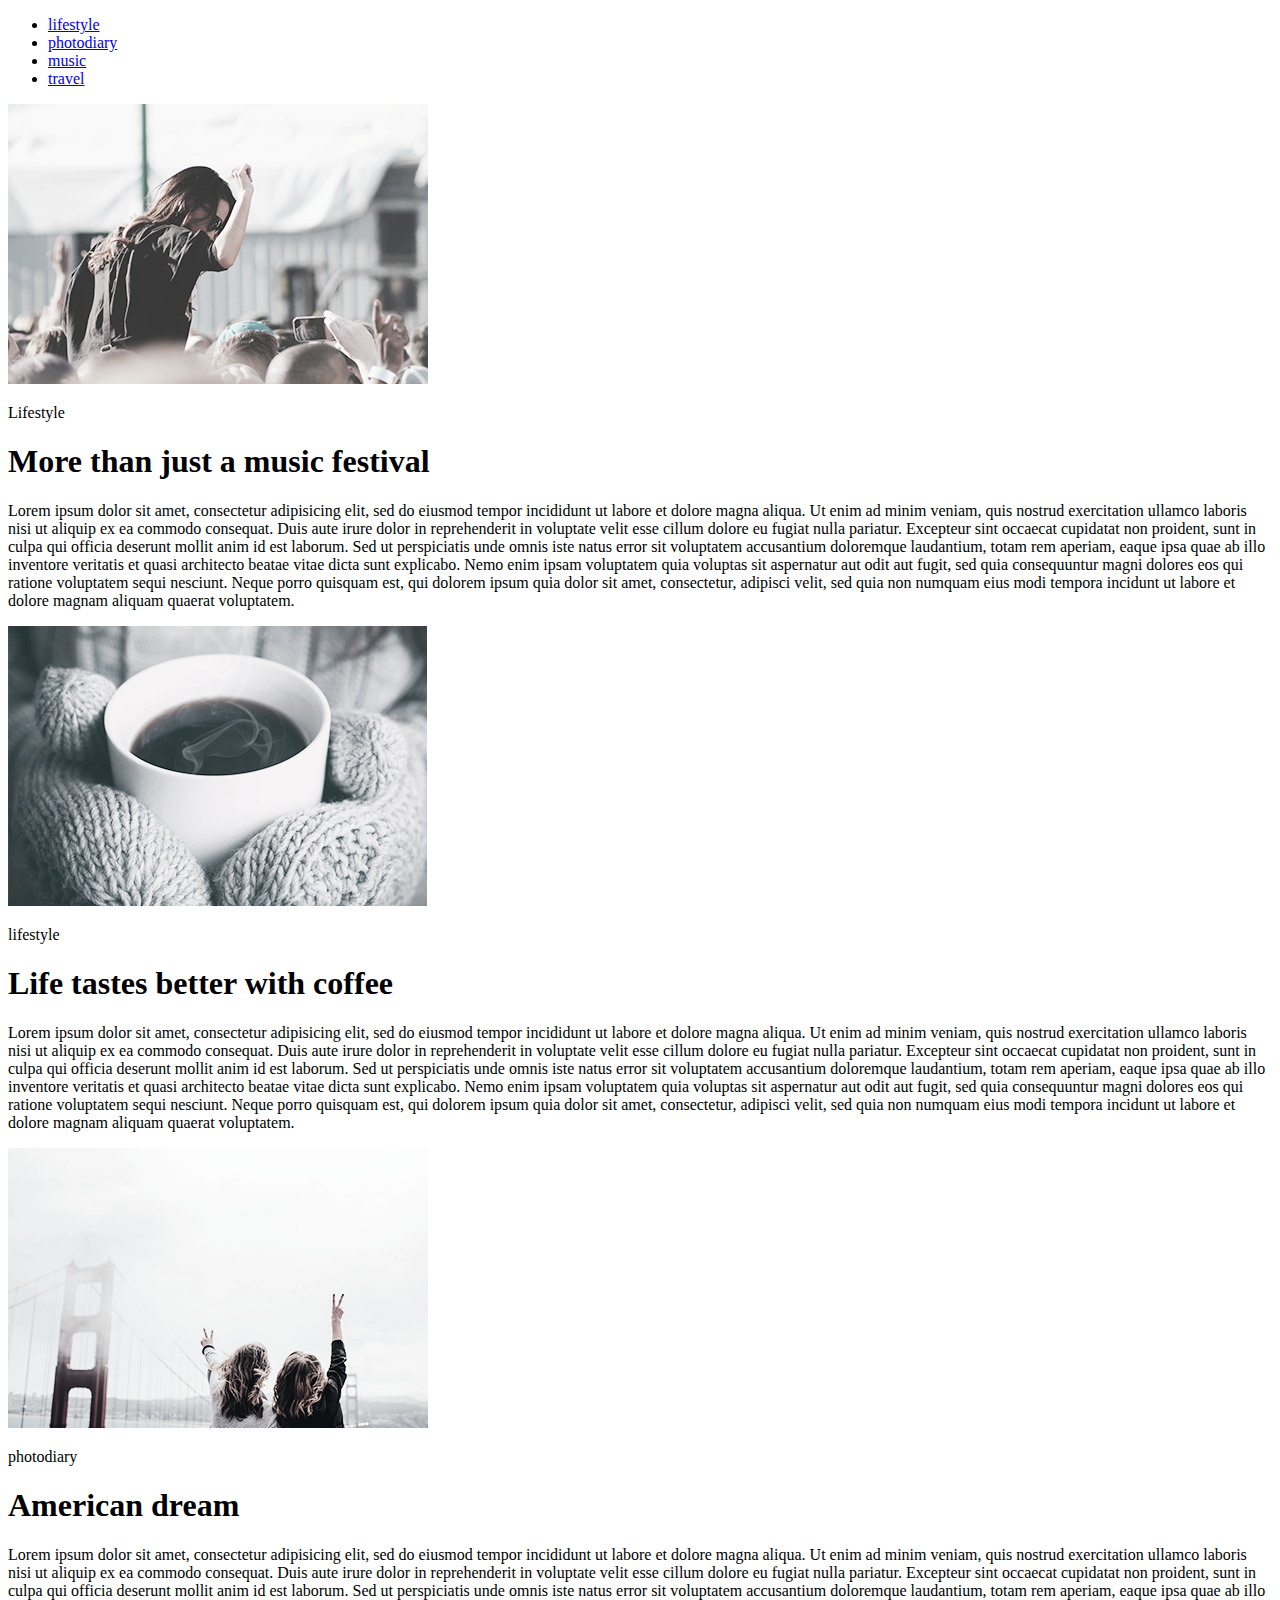
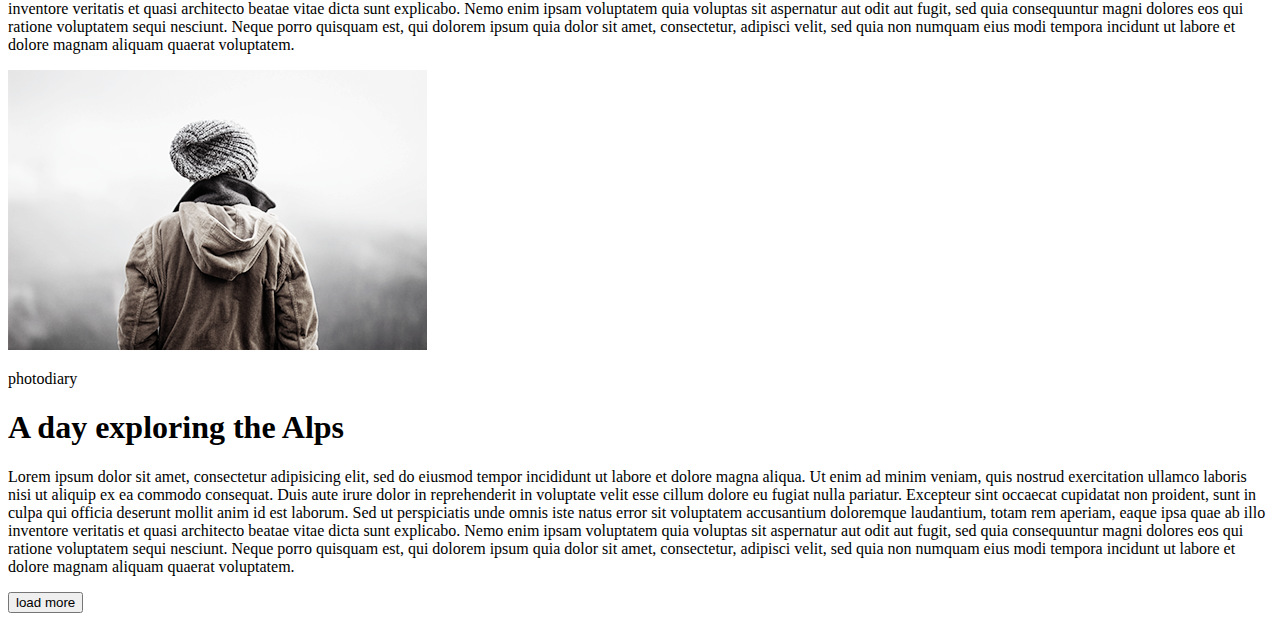
<file: homework-01-02/index.html>
<!DOCTYPE html>
<html lang="en">
  <head>
    <meta charset="UTF-8" />
    <meta name="viewport" content="width=device-width, initial-scale=1.0" />
    <meta http-equiv="X-UA-Compatible" content="ie=edge" />
    <title>homework-01</title>
  </head>
  <body>

    <header>
      <nav>
        <ul>
          <li><a href="#lifestyle1">lifestyle</a></li>
          <li><a href="#lifestyle2">photodiary</a></li>
          <li><a href="#photodiary1">music</a></li>
          <li><a href="#photodiary2">travel</a></li>
        </ul>
      </nav>
    </header>

    <main>
      <section>
        <article class="upper-left-article">
          <img
            src="./img/lifestyle1.png"
            alt="More than just a music festival"
            title="More than just a music festival"
            width="420"
            height="280"
          >
          <p><a name="lifestyle1"></a>Lifestyle</p>
          <h1>More than just a music festival</h1>
          <p>
            Lorem ipsum dolor sit amet, consectetur adipisicing elit, sed do
            eiusmod tempor incididunt ut labore et dolore magna aliqua. Ut enim
            ad minim veniam, quis nostrud exercitation ullamco laboris nisi ut
            aliquip ex ea commodo consequat. Duis aute irure dolor in
            reprehenderit in voluptate velit esse cillum dolore eu fugiat nulla
            pariatur. Excepteur sint occaecat cupidatat non proident, sunt in
            culpa qui officia deserunt mollit anim id est laborum. Sed ut
            perspiciatis unde omnis iste natus error sit voluptatem accusantium
            doloremque laudantium, totam rem aperiam, eaque ipsa quae ab illo
            inventore veritatis et quasi architecto beatae vitae dicta sunt
            explicabo. Nemo enim ipsam voluptatem quia voluptas sit aspernatur
            aut odit aut fugit, sed quia consequuntur magni dolores eos qui
            ratione voluptatem sequi nesciunt. Neque porro quisquam est, qui
            dolorem ipsum quia dolor sit amet, consectetur, adipisci velit, sed
            quia non numquam eius modi tempora incidunt ut labore et dolore
            magnam aliquam quaerat voluptatem.
          </p>
        </article>
        <article class="upper-right-article">
          <img
            src="./img/lifestyle2.png"
            alt="Life tastes better with coffee"
            title="Life tastes better with coffee"
            width="419"
            height="280"
          >
          <p><a name="lifestyle2"></a>lifestyle</p>
          <h1>Life tastes better with coffee</h1>
          <p>
            Lorem ipsum dolor sit amet, consectetur adipisicing elit, sed do
            eiusmod tempor incididunt ut labore et dolore magna aliqua. Ut enim
            ad minim veniam, quis nostrud exercitation ullamco laboris nisi ut
            aliquip ex ea commodo consequat. Duis aute irure dolor in
            reprehenderit in voluptate velit esse cillum dolore eu fugiat nulla
            pariatur. Excepteur sint occaecat cupidatat non proident, sunt in
            culpa qui officia deserunt mollit anim id est laborum. Sed ut
            perspiciatis unde omnis iste natus error sit voluptatem accusantium
            doloremque laudantium, totam rem aperiam, eaque ipsa quae ab illo
            inventore veritatis et quasi architecto beatae vitae dicta sunt
            explicabo. Nemo enim ipsam voluptatem quia voluptas sit aspernatur
            aut odit aut fugit, sed quia consequuntur magni dolores eos qui
            ratione voluptatem sequi nesciunt. Neque porro quisquam est, qui
            dolorem ipsum quia dolor sit amet, consectetur, adipisci velit, sed
            quia non numquam eius modi tempora incidunt ut labore et dolore
            magnam aliquam quaerat voluptatem.
          </p>
        </article>
        <article class="bottom-left-article">
          <img
            src="./img/photodiary1.png"
            alt="American dream"
            title="American dream"
            width="420"
            height="280"
          >
          <p><a name="photodiary1"></a>photodiary</p>
          <h1>American dream</h1>
          <p>
            Lorem ipsum dolor sit amet, consectetur adipisicing elit, sed do
            eiusmod tempor incididunt ut labore et dolore magna aliqua. Ut enim
            ad minim veniam, quis nostrud exercitation ullamco laboris nisi ut
            aliquip ex ea commodo consequat. Duis aute irure dolor in
            reprehenderit in voluptate velit esse cillum dolore eu fugiat nulla
            pariatur. Excepteur sint occaecat cupidatat non proident, sunt in
            culpa qui officia deserunt mollit anim id est laborum. Sed ut
            perspiciatis unde omnis iste natus error sit voluptatem accusantium
            doloremque laudantium, totam rem aperiam, eaque ipsa quae ab illo
            inventore veritatis et quasi architecto beatae vitae dicta sunt
            explicabo. Nemo enim ipsam voluptatem quia voluptas sit aspernatur
            aut odit aut fugit, sed quia consequuntur magni dolores eos qui
            ratione voluptatem sequi nesciunt. Neque porro quisquam est, qui
            dolorem ipsum quia dolor sit amet, consectetur, adipisci velit, sed
            quia non numquam eius modi tempora incidunt ut labore et dolore
            magnam aliquam quaerat voluptatem.
          </p>
        </article>
        <article class="bottom-right-article">
          <img
            src="./img/photodiary2.png"
            alt="A day exploring the Alps"
            title="A day exploring the Alps"
            width="419"
            height="280"
          >
          <p><a name="photodiary2"></a>photodiary</p>
          <h1>A day exploring the Alps</h1>
          <p>
            Lorem ipsum dolor sit amet, consectetur adipisicing elit, sed do
            eiusmod tempor incididunt ut labore et dolore magna aliqua. Ut enim
            ad minim veniam, quis nostrud exercitation ullamco laboris nisi ut
            aliquip ex ea commodo consequat. Duis aute irure dolor in
            reprehenderit in voluptate velit esse cillum dolore eu fugiat nulla
            pariatur. Excepteur sint occaecat cupidatat non proident, sunt in
            culpa qui officia deserunt mollit anim id est laborum. Sed ut
            perspiciatis unde omnis iste natus error sit voluptatem accusantium
            doloremque laudantium, totam rem aperiam, eaque ipsa quae ab illo
            inventore veritatis et quasi architecto beatae vitae dicta sunt
            explicabo. Nemo enim ipsam voluptatem quia voluptas sit aspernatur
            aut odit aut fugit, sed quia consequuntur magni dolores eos qui
            ratione voluptatem sequi nesciunt. Neque porro quisquam est, qui
            dolorem ipsum quia dolor sit amet, consectetur, adipisci velit, sed
            quia non numquam eius modi tempora incidunt ut labore et dolore
            magnam aliquam quaerat voluptatem.
          </p>
        </article>
      </section>
      <button title="load more">load more</button>
    </main>
    <footer></footer>
  </body>
</html>
</file>
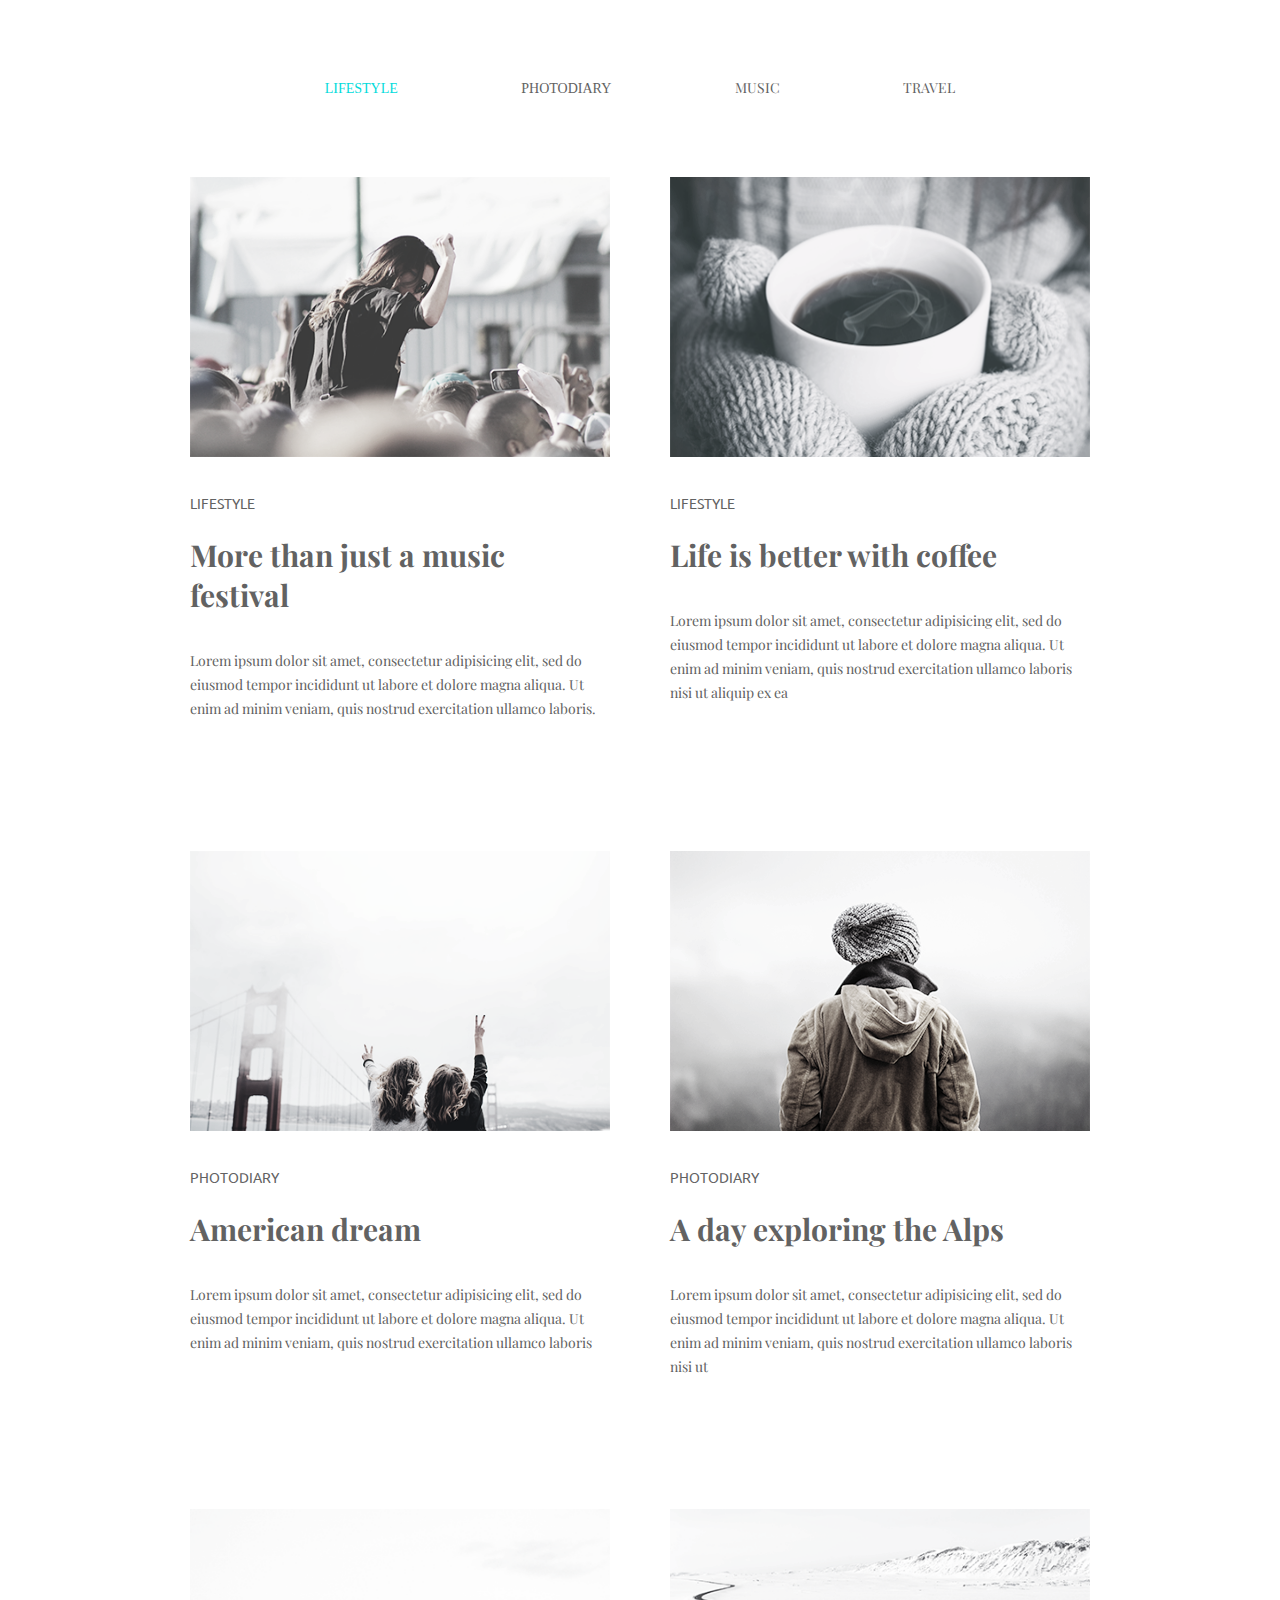
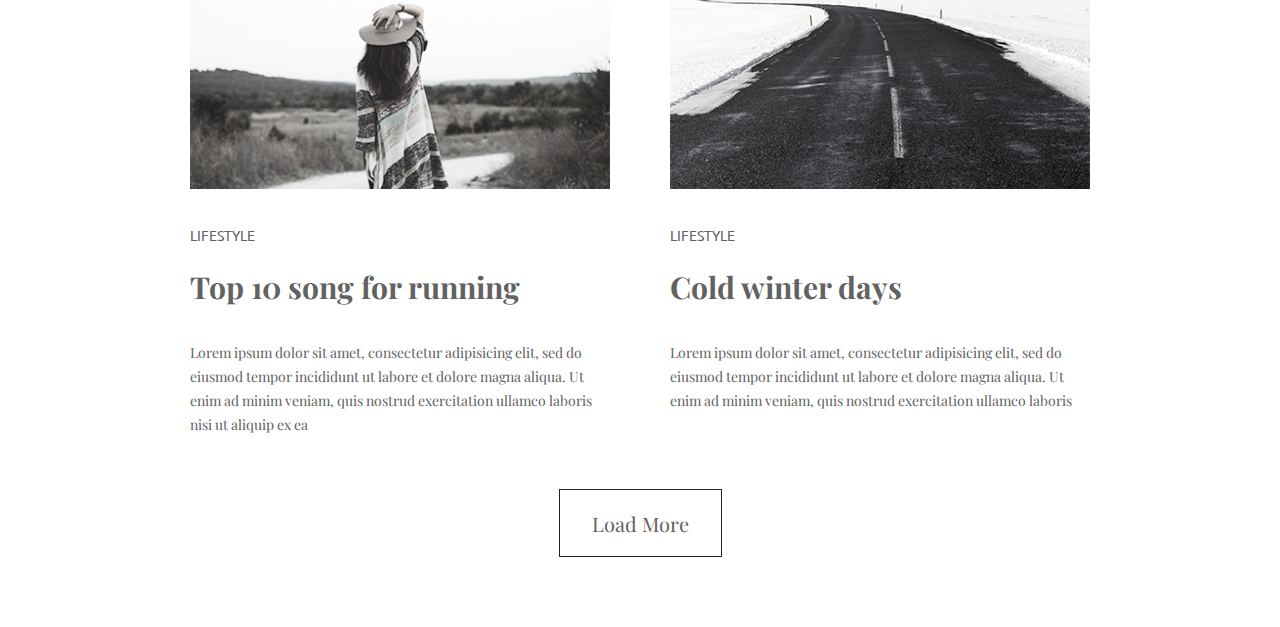
<file: homework-03/index.html>
<!DOCTYPE html>
<html lang="en">

<head>
    <meta charset="UTF-8">
    <title>homework-03</title>
    <meta name="viewport" content="width=device-width, initial-scale=1.0">
    <meta http-equiv="X-UA-Compatible" content="ie=edge">
    <link href="https://fonts.googleapis.com/css?family=Playfair+Display" rel="stylesheet">
    <link href="https://fonts.googleapis.com/css?family=Ubuntu:300" rel="stylesheet">
    <link rel="stylesheet" href="./css/style.css">
</head>

<body>

    <header class="name-header">
        <nav class="name-nav container">
            <ul class="name-navigation-list container">
                <li ><a class="name-lifestyle" href="lifestyle">lifestyle</a></li>
                <li ><a class="name-photodiary" href="photodiary">photodiary</a></li>
                <li ><a class="name-music" href="music">music</a></li>
                <li ><a class="name-travel" href="travel">travel</a></li>
            </ul>
        </nav>
    </header>

    <main class="container">

        <section class="name-information container">
            <article class="name-article">
                <img class="picture" src="./img/1row-left.png" alt="lifestyle" width="474" height="316">
                <p class="pre-name">Lifestyle</p>
                <h1>More than just a music festival</h1>
                <p>Lorem ipsum dolor sit amet, consectetur adipisicing elit, sed do eiusmod tempor incididunt ut labore
                    et dolore magna aliqua. Ut enim ad minim veniam, quis nostrud exercitation ullamco laboris.</p>
            </article>
            <article class="name-article">
                <img class="picture" src="./img/1row-right.png" alt="lifestyle" width="422" height="321">
                <p class="pre-name">Lifestyle</p>
                <h1>Life is better with coffee</h1>
                <p>Lorem ipsum dolor sit amet, consectetur adipisicing elit, sed do eiusmod tempor incididunt ut labore
                    et dolore magna aliqua. Ut enim ad minim veniam, quis nostrud exercitation ullamco laboris nisi ut
                    aliquip ex ea</p>
            </article>
            <article class="name-article">
                <img class="picture" src="./img/2row-left.png" alt="photodiary" width="488" height="326">
                <p class="pre-name">photodiary</p>
                <h1>American dream</h1>
                <p>Lorem ipsum dolor sit amet, consectetur adipisicing elit, sed do eiusmod tempor incididunt ut labore
                    et dolore magna aliqua. Ut enim ad minim veniam, quis nostrud exercitation ullamco laboris</p>
            </article>
            <article class="name-article">
                <img class="picture" src="./img/2row-right.png" alt="Photodiary" width="420" height="298">
                <p class="pre-name">photodiary</p>
                <h1>A day exploring the Alps</h1>
                <p>Lorem ipsum dolor sit amet, consectetur adipisicing elit, sed do eiusmod tempor incididunt ut labore
                    et dolore magna aliqua. Ut enim ad minim veniam, quis nostrud exercitation ullamco laboris nisi ut</p>
            </article>
            <article class="name-article">
                <img class="picture" src="./img/3row-left.png" alt="lifestyle" width="431" height="647">
                <p class="pre-name">lifestyle</p>
                <h1>Top 10 song for running</h1>
                <p>Lorem ipsum dolor sit amet, consectetur adipisicing elit, sed do eiusmod tempor incididunt ut labore
                    et dolore magna aliqua. Ut enim ad minim veniam, quis nostrud exercitation ullamco laboris nisi ut
                    aliquip ex ea</p>
            </article>
            <article class="name-article">
                <img class="picture" src="./img/3row-right.png" alt="lifestyle">
                <p class="pre-name">lifestyle</p>
                <h1>Cold winter days</h1>
                <p>Lorem ipsum dolor sit amet, consectetur adipisicing elit, sed do eiusmod tempor incididunt ut labore
                    et dolore magna aliqua. Ut enim ad minim veniam, quis nostrud exercitation ullamco laboris</p>
            </article>
        </section>
        <div class="name-button-box">
            <button class="loadmore-button">Load More</button>
        </div>
    </main>
<!--Footer-->
<footer class="">
</footer>
</body>
</html>
</file>
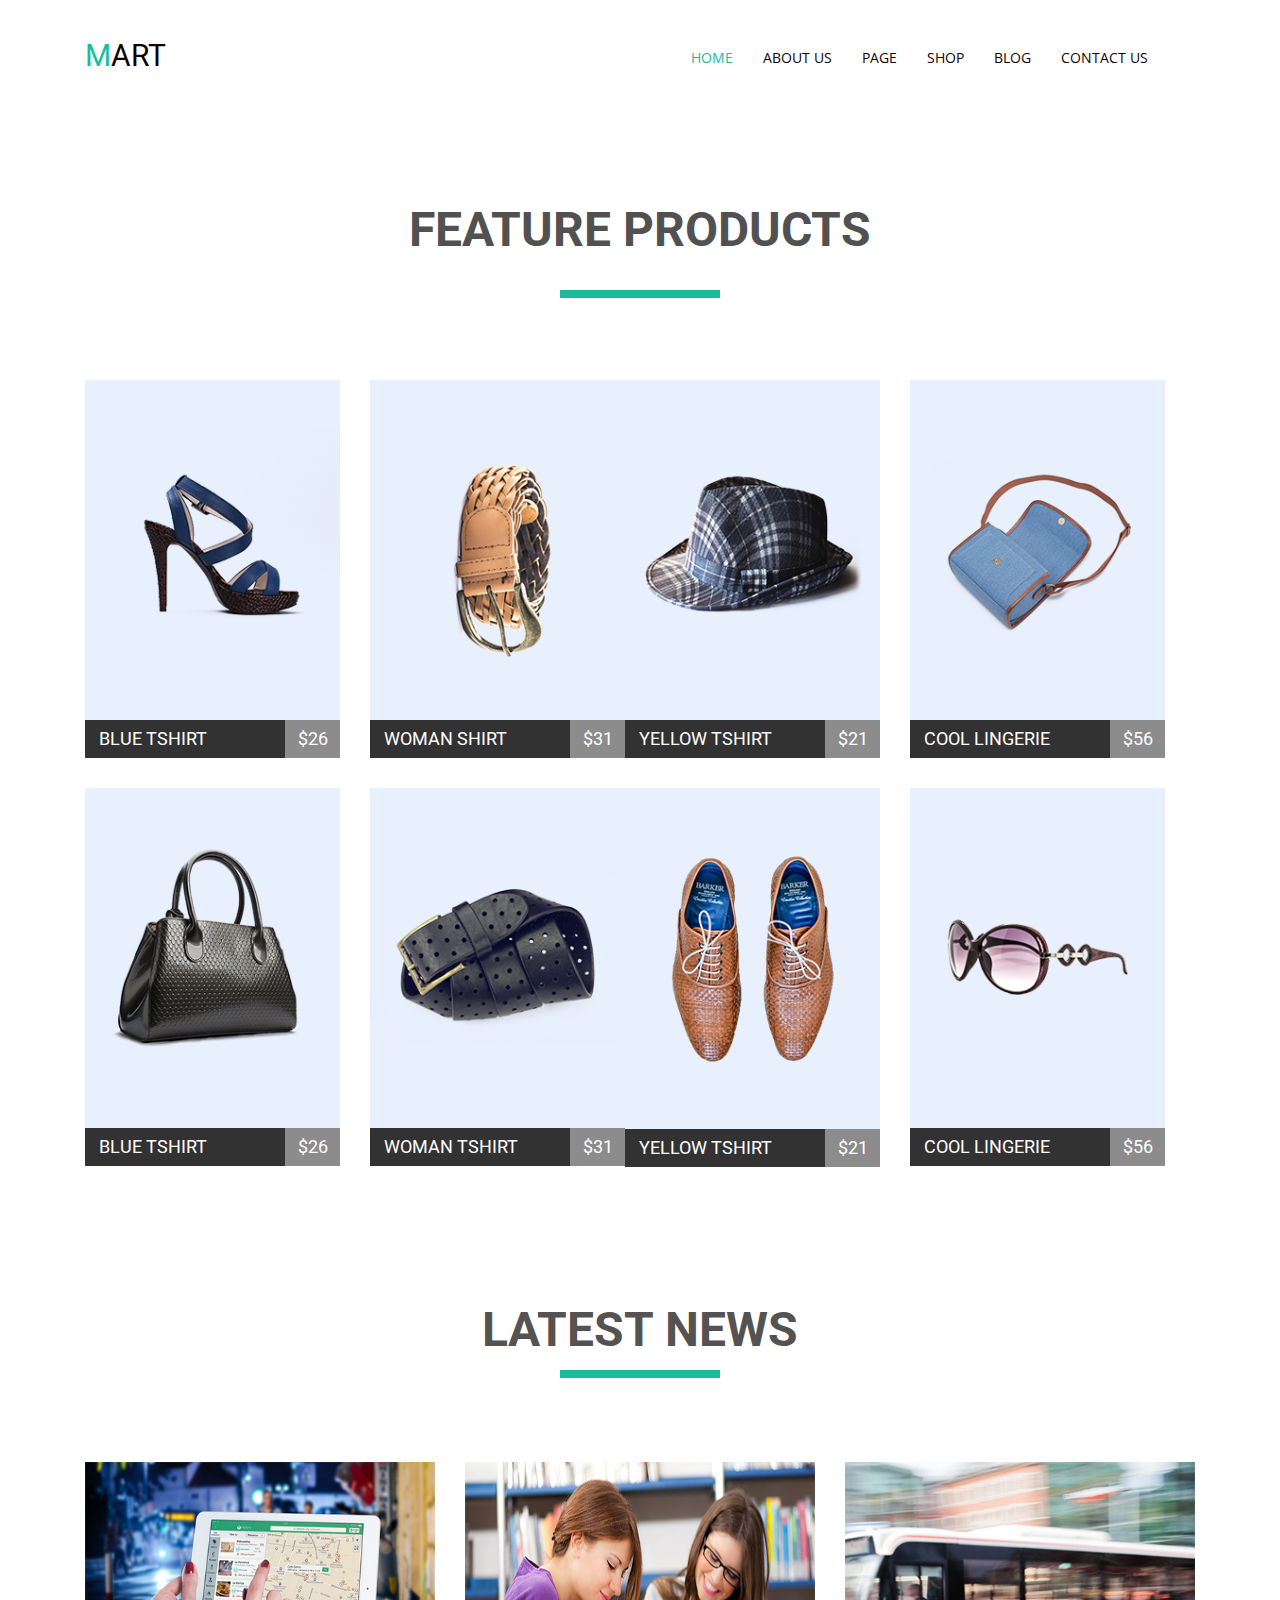
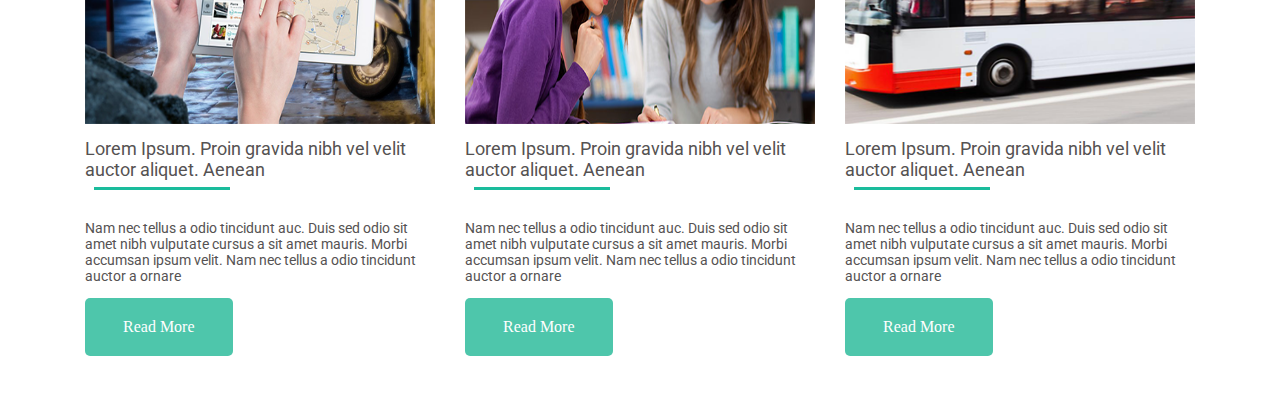
<file: homework-04/index.html>
<!DOCTYPE html>
<html lang="en">
<head>
    <meta charset="UTF-8">
    <meta name="viewport" content="width=device-width, initial-scale=1.0">
    <meta http-equiv="X-UA-Compatible" content="ie=edge">
    <title>Homework-04</title>
    <link href="https://fonts.googleapis.com/css?family=Open+Sans: 700" rel="stylesheet">
    <link href="https://fonts.googleapis.com/css?family=Roboto" rel="stylesheet">
    <link rel="stylesheet" href="./css/framework.css">
    <link rel="stylesheet" href="./css/style.css">
</head>
<body>
    <header class="page-header container">
        <nav class="page-nav clearfix">
            <a class="logo title" href="">Mart</a>
            <ul class="site-navigation clearfix">
                <li class="navigation-item">
                    <a class="navigation-link navigation-link-current" href="#">Home</a>
                </li>
                <li class="navigation-item">
                    <a class="navigation-link" href="#">About us</a>
                </li>
                <li class="navigation-item">
                    <a class="navigation-link" href="#">Page</a>
                </li>
                <li class="navigation-item">
                    <a class="navigation-link" href="#">Shop</a>
                </li>
                <li class="navigation-item">
                    <a class="navigation-link" href="#">Blog</a>
                </li>
                <li class="navigation-item">
                    <a class="navigation-link" href="#">Contact us</a>
                </li>
            </ul>
        </nav>
    </header>


    <main class="page-main container">
        <section class="section-features clearfix">
            <h1 class="features-title">Feature Products</h1>
            <div class="title-line"></div>
            <article class="product-case">
                    <img class="product-image" src="./img/products/product1.png" alt="product-1">
                    <p class="product-item-name">Blue Tshirt</p>
                    <p class="product-item-price clearfix">$26</p>
            </article>
            <article class="product-case">
                        <img class="product-image" src="./img/products/product2.png" alt="product-2">
                        <p class="product-item-name">Woman Shirt</p>
                        <p class="product-item-price">$31</p>
            </article>
            <article class="product-case clearfix">
                        <img class="product-image" src="./img/products/product3.png" alt="product-3">
                        <p class="product-item-name">Yellow Tshirt</p>
                        <p class="product-item-price">$21</p>
            </article>
            <article class="product-case">
                        <img class="product-image" src="./img/products/product4.png" alt="product-4">
                        <p class="product-item-name">Cool Lingerie</p>
                        <p class="product-item-price">$56</p>
            </article>
            <article class="product-case">
                        <img class="product-image" src="./img/products/product5.png" alt="product-5">
                        <p class="product-item-name">Blue Tshirt</p>
                        <p class="product-item-price">$26</p>
            </article>
            <article class="product-case">
                        <img class="product-image" src="./img/products/product6.png" alt="product-6"> 
                        <p class="product-item-name">Woman Tshirt</p>
                        <p class="product-item-price">$31</p>
            </article>
            <article class="product-case">
                        <img class="product-image" src="./img/products/product7.png" alt="product-7">
                        <p class="product-item-name">Yellow Tshirt</p>
                        <p class="product-item-price">$21</p>
            </article>
            <article class="product-case">
                        <img class="product-image" src="./img/products/product8.png" alt="product-8">
                        <p class="product-item-name">Cool lingerie</p>
                        <p class="product-item-price">$56</p>
            </article>
        </section>


        <section class="section-latesnews clearfix">
            <h2 class="latesnews-title">Latest News</h2>
            <article class="article clearfix">
                <img src="./img/blog/ipad.png" alt="" class="img image-1" width="350" height="262">
                <p class="article-name">Lorem Ipsum. Proin gravida nibh vel velit auctor aliquet. Aenean </p>
                <p class="article-content">Nam nec tellus a odio tincidunt auc. Duis sed odio sit amet nibh vulputate cursus a sit amet mauris. Morbi accumsan ipsum velit. Nam nec tellus a odio tincidunt auctor a ornare </p>

                <div class="button-box">
                        <button class="button-item">Read More</button>
                </div>
            </article>

            <article class="article clearfix">
                <img src="./img/blog/people.png" alt="" class="img image-2" width="350" height="262">
                <p class="article-name">Lorem Ipsum. Proin gravida nibh vel velit auctor aliquet. Aenean </p>
                <p class="article-content">Nam nec tellus a odio tincidunt auc. Duis sed odio sit amet nibh vulputate cursus a sit amet mauris. Morbi accumsan ipsum velit. Nam nec tellus a odio tincidunt auctor a ornare </p>

                <div class="button-box">
                        <button class="button-item">Read More</button>
                </div>
                </article>

                <article class="article clearfix">
                    <img src="./img/blog/bus.png" alt="" class="img image-3" width="350" height="262">
                    <p class="article-name">Lorem Ipsum. Proin gravida nibh vel velit auctor aliquet. Aenean </p>
                    <p class="article-content">Nam nec tellus a odio tincidunt auc. Duis sed odio sit amet nibh vulputate cursus a sit amet mauris. Morbi accumsan ipsum velit. Nam nec tellus a odio tincidunt auctor a ornare </p>

                    <div class="button-box">
                        <button class="button-item">Read More</button>
                    </div>
                </article>
        </section>
    </main>
    <footer class="footer">
    </footer>
</body>
</html>
</file>
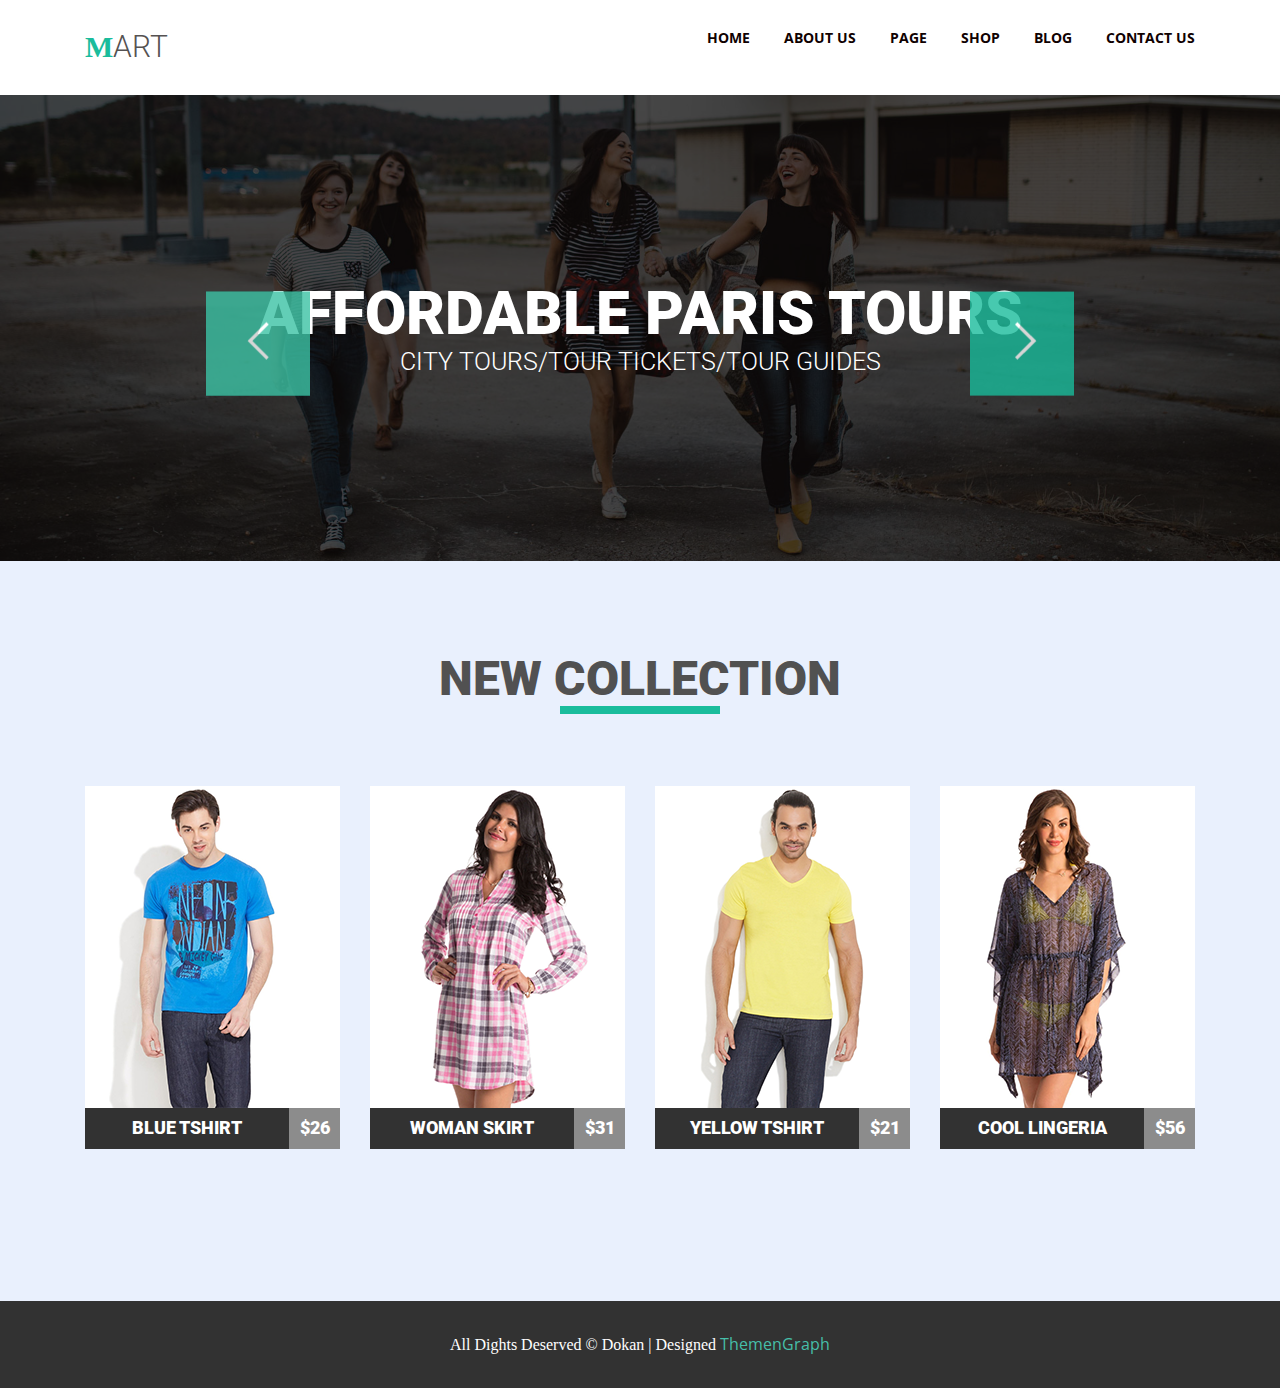
<file: homework-05/index.html>
<!DOCTYPE html>
<html lang="en">
  <head>
    <meta charset="UTF-8" />
    <meta name="viewport" content="width=device-width, initial-scale=1.0" />
    <meta http-equiv="X-UA-Compatible" content="ie=edge" />
    <title>homework-05</title>
    <link
      href="https://fonts.googleapis.com/css?family=Open+Sans:400,700"
      rel="stylesheet"
    />
    <link
      href="https://fonts.googleapis.com/css?family=Roboto:300,900"
      rel="stylesheet"
    />
    <link rel="stylesheet" href="./css/normalize.css" />
    <link rel="stylesheet" href="./css/style.css" />
  </head>
  <body>
    <header class="page-header clearfix">
      <a class="logo" href="">mart</a>
      <!--Deleted div-->
      <!--added display block-->
      <nav class="navigation">
        <ul class="nav-list">
          <li>
            <a class="nav-link nav-a-current" href="">home</a>
          </li>
          <li>
            <a class="nav-link" href="">about us</a>
          </li>
          <li>
            <a class="nav-link" href="">page</a>
          </li>
          <li>
            <a class="nav-link" href="">shop</a>
          </li>
          <li>
            <a class="nav-link" href="">blog</a>
          </li>
          <li>
            <a class="nav-link" href="">contact us</a>
          </li>
        </ul>
      </nav>
    </header>

    <main>
      <section class="section-tour">
        <div class="slider">
          <div class="text-inside">
            <h1 class="primary-title">affordable paris tours</h1>
            <p class="primary-title-about">city tours/tour tickets/tour guides</p>
          </div>
          <img src="./img/banner/banner.jpg" alt="banner" />
          <button class="button button-prev"></button>
          <!--Deleted img tag, added background image in css-->
          <!--added hover-->
          <button class="button button-next"></button>
          <!--Deleted img tag, added background image in css-->
          <!--added hover-->
        </div>
      </section>

      <section class="section-collection">
        <!--Deleted clearfix-->
        <div class="collection wrapper">
          <h2 class="secondary-title">new collection</h2>  <!--Removed padding-->
          
          <ul class="collection-list">
            <li class="collection-item">
              <a href="" class="item-link-container">
                <div class="overlay">
                  <ul class="overlay-menu">
                    <li class="overlay-menu-item icon-1">
                      <button class="item-button one" alt="button-1" />
                    </li>
                    <li class="overlay-menu-item icon-2">
                      <button class="item-button two" alt="button-2" />
                    </li>
                    <li class="overlay-menu-item icon-3">
                      <button class="item-button three" alt="button-3" />
                    </li>
                    <li class="overlay-menu-item-long icon-4">
                      <button class="item-button four" alt="button-add" />
                    </li>
                  </ul>
                </div>
                <img
                  class="item-picture"
                  src="./img/products/product-1.png"
                  alt="product-1"
                />
                <div class="item-text clearfix">
                  <p class="item-name">Blue Tshirt</p>
                  <p class="item-price">$26</p>
                </div>
              </a>
            </li>

            <li class="collection-item">
              <a href="" class="item-link-container">
                <div class="overlay">
                  <ul class="overlay-menu">
                    <li class="overlay-menu-item icon-1">
                      <button class="item-button one" alt="button-1" />
                    </li>
                    <li class="overlay-menu-item icon-2">
                      <button class="item-button two" alt="button-2" />
                    </li>
                    <li class="overlay-menu-item icon-3">
                      <button class="item-button three" alt="button-3" />
                    </li>
                    <li class="overlay-menu-item-long icon-4">
                      <button class="item-button four" alt="button-add" />
                    </li>
                  </ul>
                </div>
                <img
                  class="item-picture"
                  src="./img/products/product-2.png"
                  alt="product-1"
                />
                <div class="item-text clearfix">
                  <p class="item-name">Woman skirt</p>
                  <p class="item-price">$31</p>
                </div>
              </a>
            </li>

            <li class="collection-item">
              <a href="" class="link-container">
                <div class="overlay">
                  <ul class="overlay-menu">
                    <li class="overlay-menu-item button-1">
                      <button class="item-button one" alt="button-1" />
                    </li>
                    <li class="overlay-menu-item button-2">
                      <button class="item-button two" alt="button-2" />
                    </li>
                    <li class="overlay-menu-item button-3">
                      <button class="item-button three" alt="button-3" />
                    </li>
                    <li class="overlay-menu-item-long button-4">
                      <button class="item-button four" alt="button-add" />
                    </li>
                  </ul>
                </div>
                <img
                  class="item-picture"
                  src="./img/products/product-3.png"
                  alt="product-1"
                />
                <div class="clearfix">
                  <p class="item-name">Yellow tshirt</p>
                  <p class="item-price">$21</p>
                </div>
              </a>
            </li>

            <li class="collection-item">
              <a href="" class="item-link-container">
                <div class="overlay">
                  <ul class="overlay-menu">
                    <li class="overlay-menu-item">
                      <button class="item-button one" alt="button-1" />
                    </li>
                    <li class="overlay-menu-item">
                      <button class="item-button two" alt="button-2" />
                    </li>
                    <li class="overlay-menu-item">
                      <button class="item-button three" alt="button-3" />
                    </li>
                    <li class="overlay-menu-item-long">
                      <button class="item-button four" alt="button-add" />
                    </li>
                  </ul>
                </div>
                <img
                  class="item-picture"
                  src="./img/products/product-4.png"
                  alt="product-1"
                />
                <div class="item-text clearfix">
                  <p class="item-name">Cool Lingeria</p>
                  <p class="item-price">$56</p>
                </div>
              </a>
            </li>
          </ul>
        </div>
      </section>
    </main>
    <footer class="page-footer">
      <div class="footer-text">
        all dights deserved © dokan | designed
        <span class="footer-text">themenGraph</span>
      </div>
    </footer>
  </body>
</html>
</file>
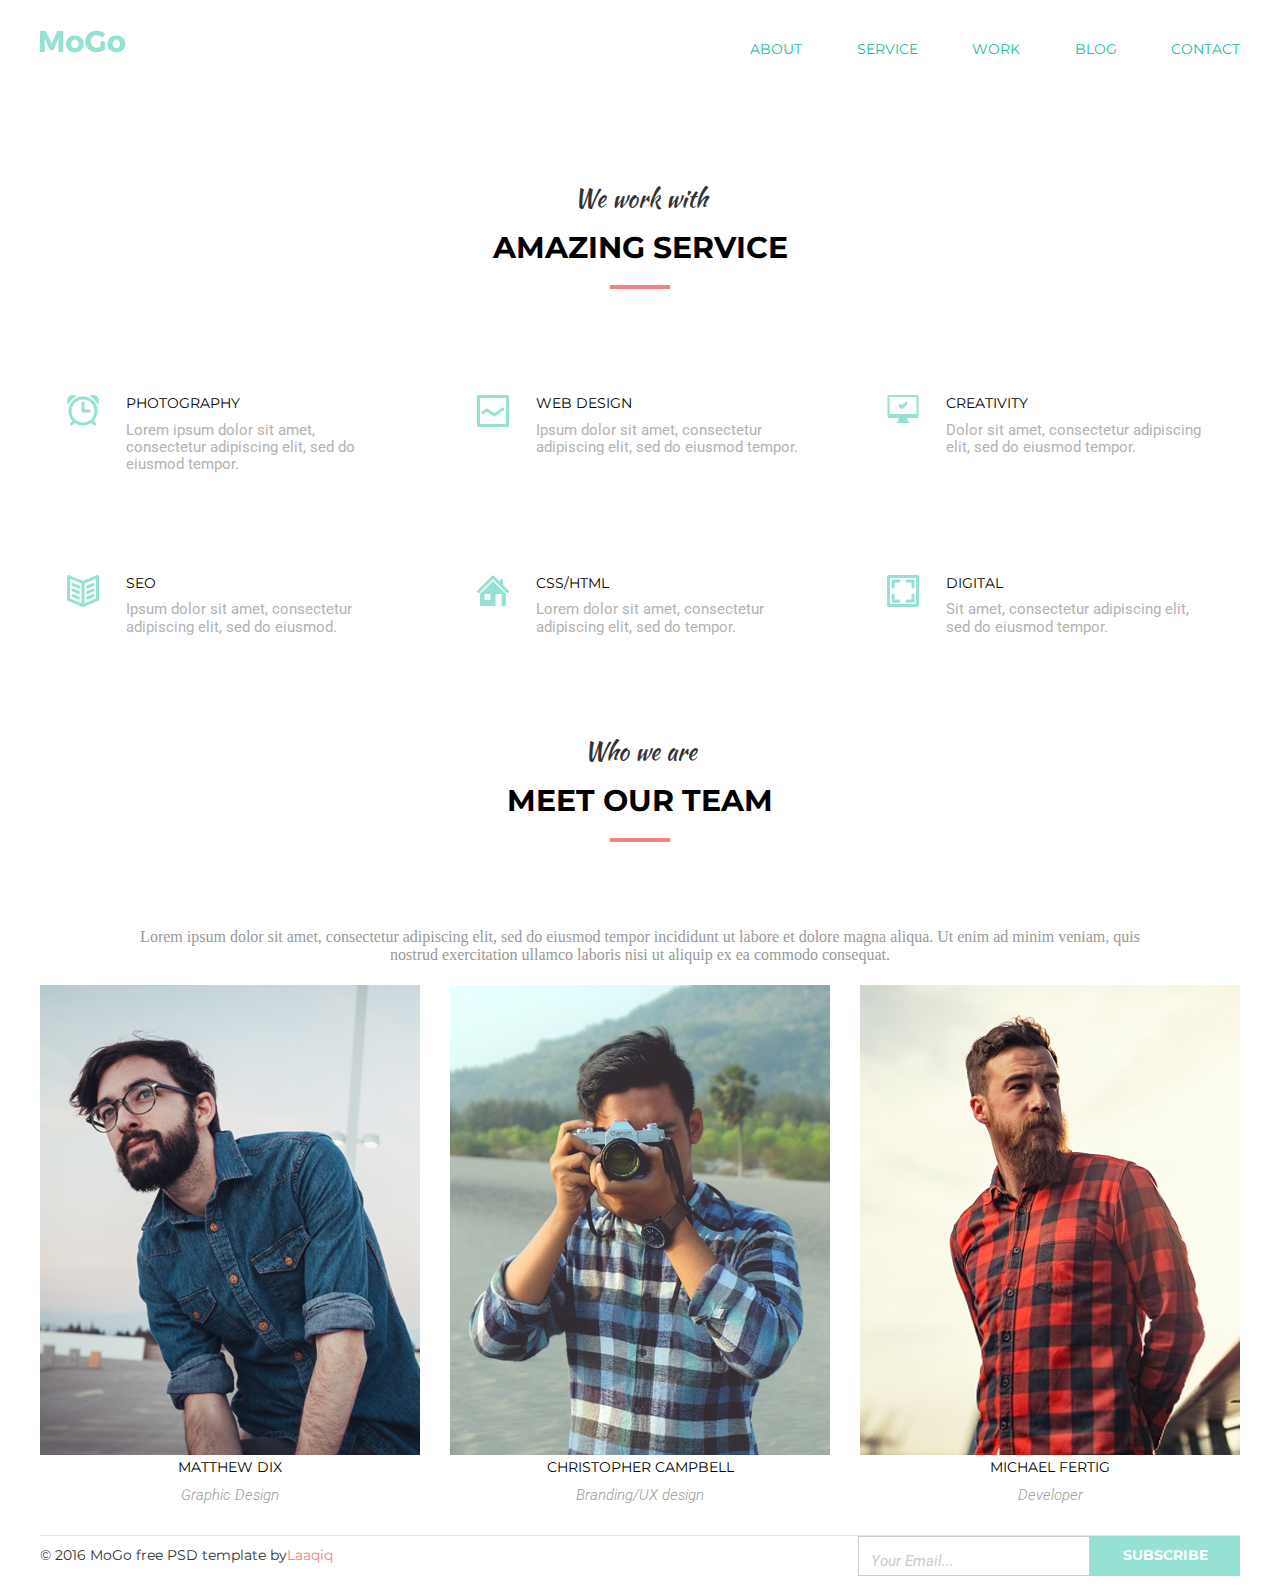
<file: homework-06/index.html>
<!DOCTYPE html>
<html lang="en-us">
  <head>
    <meta charset="UTF-8" />
    <meta name="viewport" content="width=device-width, initial-scale=1.0" />
    <meta http-equiv="X-UA-Compatible" content="ie=edge" />
    <title>Homework-6</title>
    <link rel="stylesheet" href="./css/normalize.css" />
    <link rel="stylesheet" href="./css/style.css" />
    <link
      href="https://fonts.googleapis.com/css?family=Montserrat:400,700"
      rel="stylesheet"
    />
    <link
      href="https://fonts.googleapis.com/css?family=Kaushan+Script"
      rel="stylesheet"
    />
    <link
      href="https://fonts.googleapis.com/css?family=Roboto:300i,400"
      rel="stylesheet"
    />
  </head>
  <body>
    <header class="page-header">
      <nav class="page-nav container">
        <a class="page-logo" href="#">
          <img class="logo-img" src="./img/logo/logo.png" alt="logo-img" />
        </a>
        <ul class="site-navigation">
          <li>
            <a class="navigation-link" href="">about</a>
          </li>
          <li>
            <a class="navigation-link" href="">service</a>
          </li>
          <li>
            <a class="navigation-link" href="">work</a>
          </li>
          <li>
            <a class="navigation-link" href="">blog</a>
          </li>
          <li>
            <a class="navigation-link" href="">contact</a>
          </li>
        </ul>
      </nav>
    </header>
    <main class="container">
      <section class="service-section">
        <p class="title">We work with</p>
        <h2 class="primary-title">Amazing service</h2>

        <div class="service-wrapper">
          <article class="service-block-item">
            <div class="service-img-block">
              <img src="./img/icons/icon-1.png" alt="icon" />
            </div>
            <div class="service-text-block">
              <h3 class="text-title">Photography</h3>
              <p class="text-info">
                Lorem ipsum dolor sit amet, consectetur adipiscing elit, sed do
                eiusmod tempor.
              </p>
            </div>
          </article>

          <article class="service-block-item">
            <div class="service-img-block">
              <img src="./img/icons/icon-2.png" alt="icon" />
            </div>
            <div class="service-text-block">
              <h3 class="text-title">Web design</h3>
              <p class="text-info">
                Ipsum dolor sit amet, consectetur adipiscing elit, sed do
                eiusmod tempor.
              </p>
            </div>
          </article>

          <article class="service-block-item">
            <div class="service-img-block">
              <img src="./img/icons/icon-3.png" alt="icon" />
            </div>
            <div class="service-text-block">
              <h3 class="text-title">Creativity</h3>
              <p class="text-info">
                Dolor sit amet, consectetur adipiscing elit, sed do eiusmod
                tempor.
              </p>
            </div>
          </article>

          <article class="service-block-item">
            <div class="service-img-block">
              <img src="./img/icons/icon-4.png" alt="icon" />
            </div>
            <div class="service-text-block">
              <h3 class="text-title">Seo</h3>
              <p class="text-info">
                Ipsum dolor sit amet, consectetur adipiscing elit, sed do
                eiusmod.
              </p>
            </div>
          </article>

          <article class="service-block-item">
            <div class="service-img-block">
              <img src="./img/icons/icon-5.png" alt="icon" />
            </div>
            <div class="service-text-block">
              <h3 class="text-title">Css/Html</h3>
              <p class="text-info">
                Lorem dolor sit amet, consectetur adipiscing elit, sed do
                tempor.
              </p>
            </div>
          </article>

          <article class="service-block-item">
            <div class="service-img-block">
              <img src="./img/icons/icon-6.png" alt="icon" />
            </div>
            <div class="service-text-block">
              <h3 class="text-title">Digital</h3>
              <p class="text-info">
                Sit amet, consectetur adipiscing elit, sed do eiusmod tempor.
              </p>
            </div>
          </article>
        </div>
      </section>

      <section class="team-section">
        <p class="title">Who we are</p>
        <h2 class="secondary-title">Meet our team</h2>
        <p class="under-title">
          Lorem ipsum dolor sit amet, consectetur adipiscing elit, sed do
          eiusmod tempor incididunt ut labore et dolore magna aliqua. Ut enim ad
          minim veniam, quis nostrud exercitation ullamco laboris nisi ut
          aliquip ex ea commodo consequat.
        </p>
        <div class="team-wrapper">
          <article class="team-member">
            <div class="overlay">
              <ul class="overlay-social-icons">
                <li class="social-icon">
                  <a class="social-img img-icon-1" href=""></a>
                </li>
                <li class="social-icon">
                  <a class="social-img img-icon-2" href=""></a>
                </li>
                <li class="social-icon">
                  <a class="social-img img-icon-3" href=""></a>
                </li>
                <li class="social-icon">
                  <a class="social-img img-icon-4" href=""></a>
                </li>
              </ul>
            </div>

            <div class="team-member-items">
              <img
                class="member-item-img"
                src="./img/team/team-member-1.png"
                alt="team-member-1"
              />
              <p class="member-item-name">Matthew Dix</p>
              <p class="member-item-about">Graphic Design</p>
            </div>
          </article>

          <article class="team-member">
            <div class="overlay">
              <ul class="overlay-social-icons">
                <li class="social-icon">
                  <a class="social-img img-icon-1" href=""></a>
                </li>
                <li class="social-icon">
                  <a class="social-img img-icon-2" href=""></a>
                </li>
                <li class="social-icon">
                  <a class="social-img img-icon-3" href=""></a>
                </li>
                <li class="social-icon">
                  <a class="social-img img-icon-4" href=""></a>
                </li>
              </ul>
            </div>

            <div class="team-member-items">
              <img
                class="member-item-img"
                src="./img/team/team-member-2.png"
                alt="team-member-2"
              />
              <p class="member-item-name">Christopher Campbell</p>
              <p class="member-item-about">Branding/UX design</p>
            </div>
          </article>

          <article class="team-member">
            <div class="overlay">
              <ul class="overlay-social-icons">
                <li class="social-icon">
                  <a class="social-img img-icon-1" href=""></a>
                </li>
                <li class="social-icon">
                  <a class="social-img img-icon-2" href=""></a>
                </li>
                <li class="social-icon">
                  <a class="social-img img-icon-3" href=""></a>
                </li>
                <li class="social-icon">
                  <a class="social-img img-icon-4" href=""></a>
                </li>
              </ul>
            </div>

            <div class="team-member-items">
              <img
                class="member-item-img"
                src="./img/team/team-member-3.png"
                alt="team-member-3"
              />
              <p class="member-item-name">Michael Fertig</p>
              <p class="member-item-about">Developer</p>
            </div>
          </article>
        </div>
      </section>
    </main>

    <footer class="page-footer container">
      <p class="text-rights">
        © 2016 MoGo free PSD template by<a class="text-rights-author">
          Laaqiq
        </a>
      </p>
      <form class="form-email" action="/mail.php">
        <label class="form-label" for="">
          <input
            class="form-input"
            type="email"
            name="Email"
            id=""
            placeholder="Your Email..."
          />
        </label>
        <button class="button-subscribe" type="subscribe" disabled>
          Subscribe
        </button>
      </form>
    </footer>
  </body>
</html>
</file>
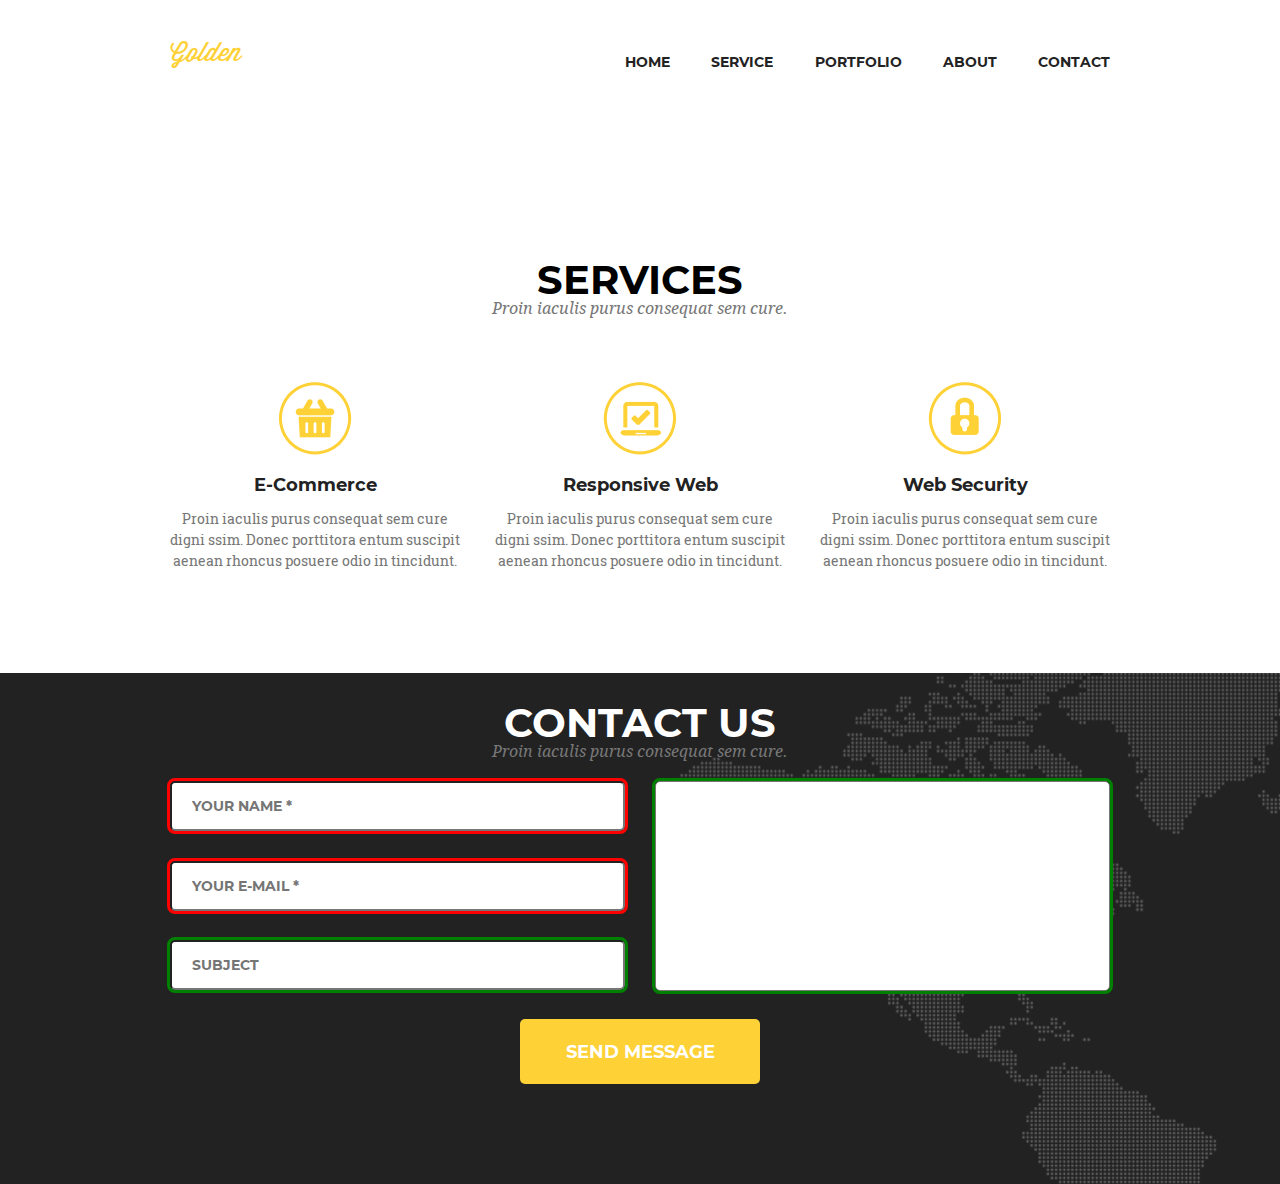
<file: homework-07/index.html>
<!DOCTYPE html>
<html lang="en">
  <head>
    <meta charset="UTF-8" />
    <meta name="viewport" content="width=device-width, initial-scale=1.0" />
    <meta http-equiv="X-UA-Compatible" content="ie=edge" />
    <link rel="stylesheet" href="./css/normalize.css">
    <link rel="stylesheet" href="./css/style.css" />
    <link rel="stylesheet" href="./css/fonts.css" />
    <title>Homework-07</title>
  </head>
  <body>
    <header class="site-header"> <!--Added padding to header-->
      <nav class="site-nav wrapper">
        <a class="site-logo"href="">Golden</a> <!--Added display block-->
        <ul class="navigation-list">
          <li class="list-item"><a href="" class="list-item-link">home</a></li>
          <li class="list-item">
            <a href="" class="list-item-link">service</a>
          </li>
          <li class="list-item">
            <a href="" class="list-item-link">portfolio</a>
          </li>
          <li class="list-item"><a href="" class="list-item-link">about</a></li>
          <li class="list-item">
            <a href="" class="list-item-link">contact</a>
          </li>
        </ul>
      </nav>
    </header>
    <main> <!--Added two section-->
      <section class="service-section wrapper"> 
        <h2 class="primary-title">Services</h2> <!--Changed h1 on h2 tag-->
        <p class="primary-sub-title"> <!--Changed h2 on p tag-->
          Proin iaculis purus consequat sem cure.
        </p>

      <div class="service-wrapper">
        <article class="service-item img-1">
            <p class="item-text-name">E-Commerce</p> <!--deleted padding 0-->
            <p class="item-text-about"> <!--deleted padding 0-->
              Proin iaculis purus consequat sem cure digni ssim. Donec
              porttitora entum suscipit aenean rhoncus posuere odio in
              tincidunt.
            </p>
        </article>

        <article class="service-item img-2"> 
            <p class="item-text-name">Responsive Web</p>
            <p class="item-text-about">
              Proin iaculis purus consequat sem cure digni ssim. Donec
              porttitora entum suscipit aenean rhoncus posuere odio in
              tincidunt.
            </p>
        </article>

        <article class="service-item img-3">
            <p class="item-text-name">Web Security</p>
            <p class="item-text-about">
              Proin iaculis purus consequat sem cure digni ssim. Donec
              porttitora entum suscipit aenean rhoncus posuere odio in
              tincidunt.
            </p>
        </article>
      </div>
      </section>

      <section class="form-section wrapper"> 
          <h2 class="secondary-title">Contact us</h2> <!--Changed h1 on h2-->
          <p class="secondary-sub-title"> <!--Changed h2 on p-->
            Proin iaculis purus consequat sem cure.
          </p>
        <form class="contact-us-form container" action="#">
          <div class="form-wrapper">
            <div class="item-wrapper">
              <label class="item-label" for="#">
                <input      
                  id="input"
                  class="form-text"
                  type="text"
                  name="name"
                  required =""
                  placeholder="your name *"
                />
              </label>
              <label class="item-label" for="#">
                <input
                  id="input"
                  class="form-text"
                  type="email"
                  name="email"
                  required =""
                  placeholder="your e-mail *"
                />
              </label>
              <label class="item-label" for="#">
                <input
                  id="input"
                  class="form-text"
                  type="name"
                  name="subject"
                  placeholder="subject"
                />
              </label>
            </div>
            <div class="item-wrapper">
              <label class="item-label big" for="#">
                <textarea
                  class="form-text"
                  name="message"
                  id=textarea"
                  required=""
                  placeholder="your message *"
                >
                </textarea>
              </label>
            </div>
            <button class="button-submit" type="submit">send message</button>
        </form>
      </section>
    </main>
  </body>
</html>
</file>
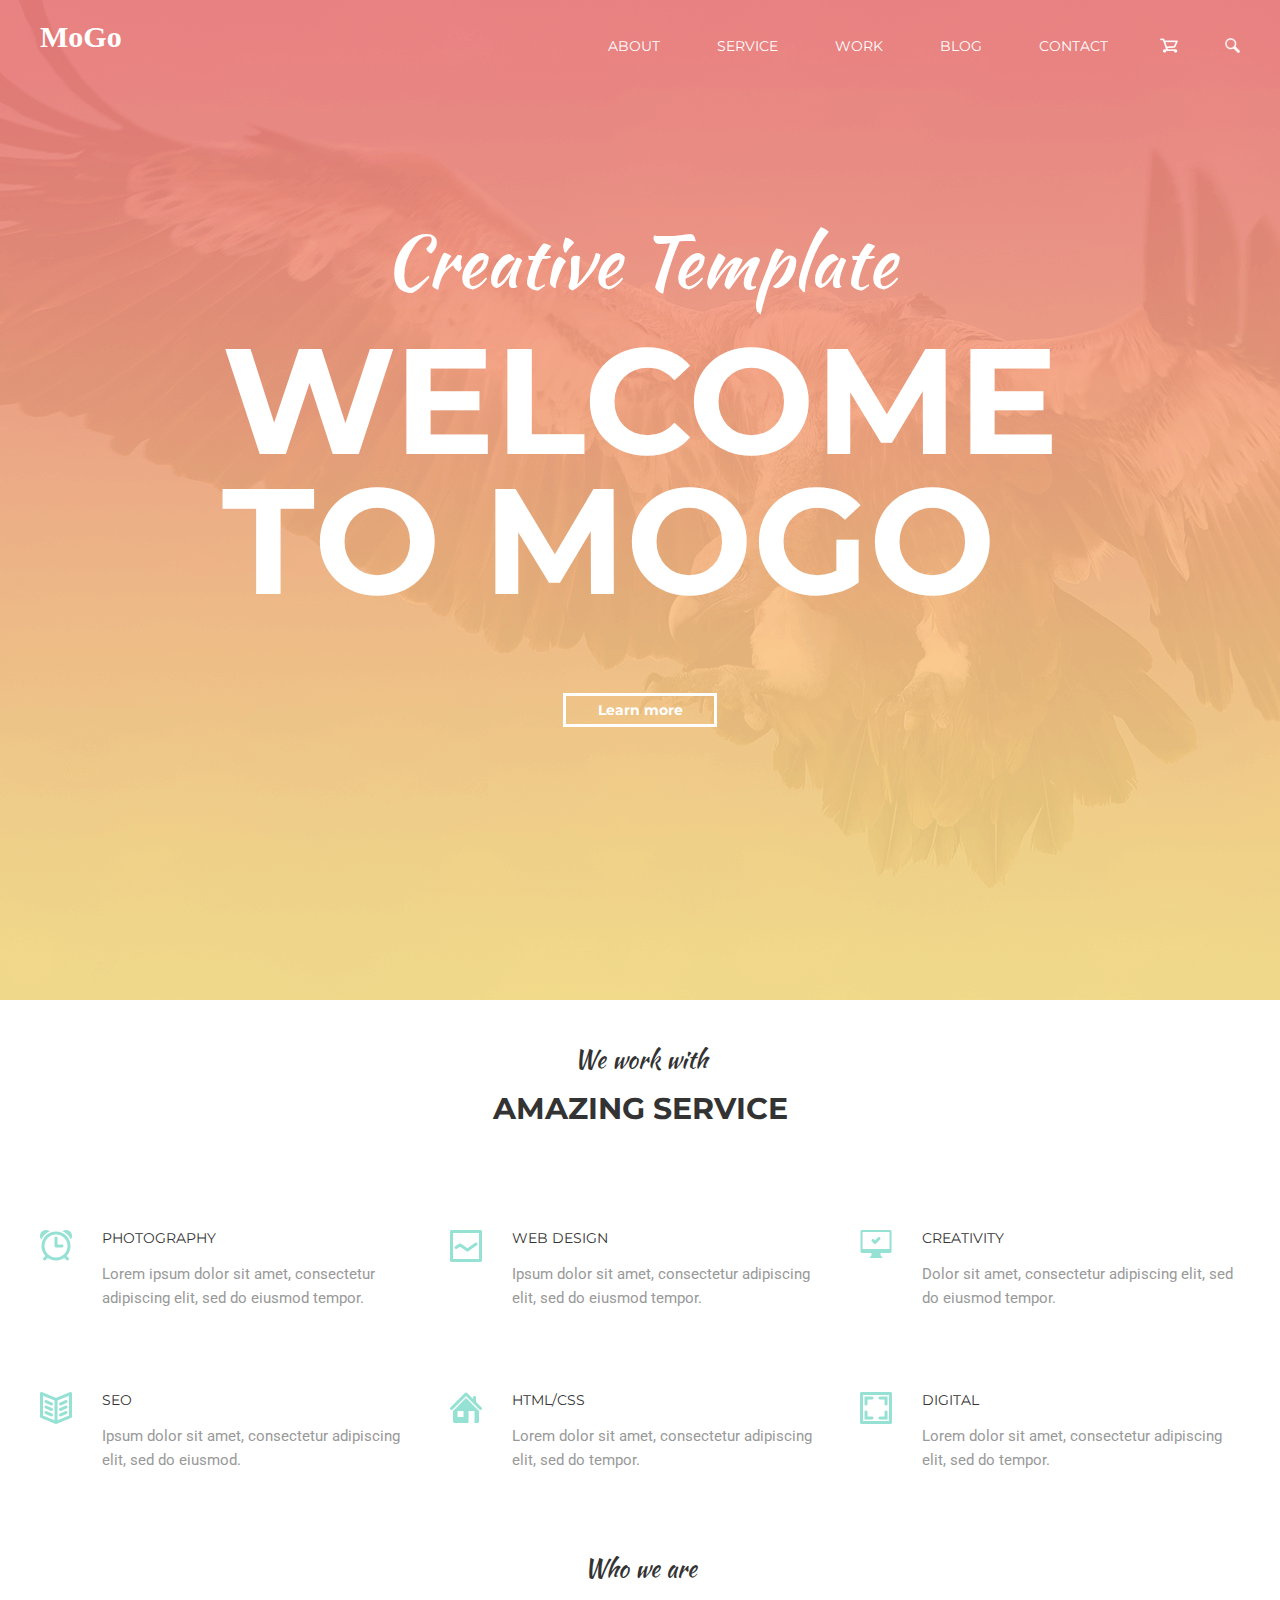
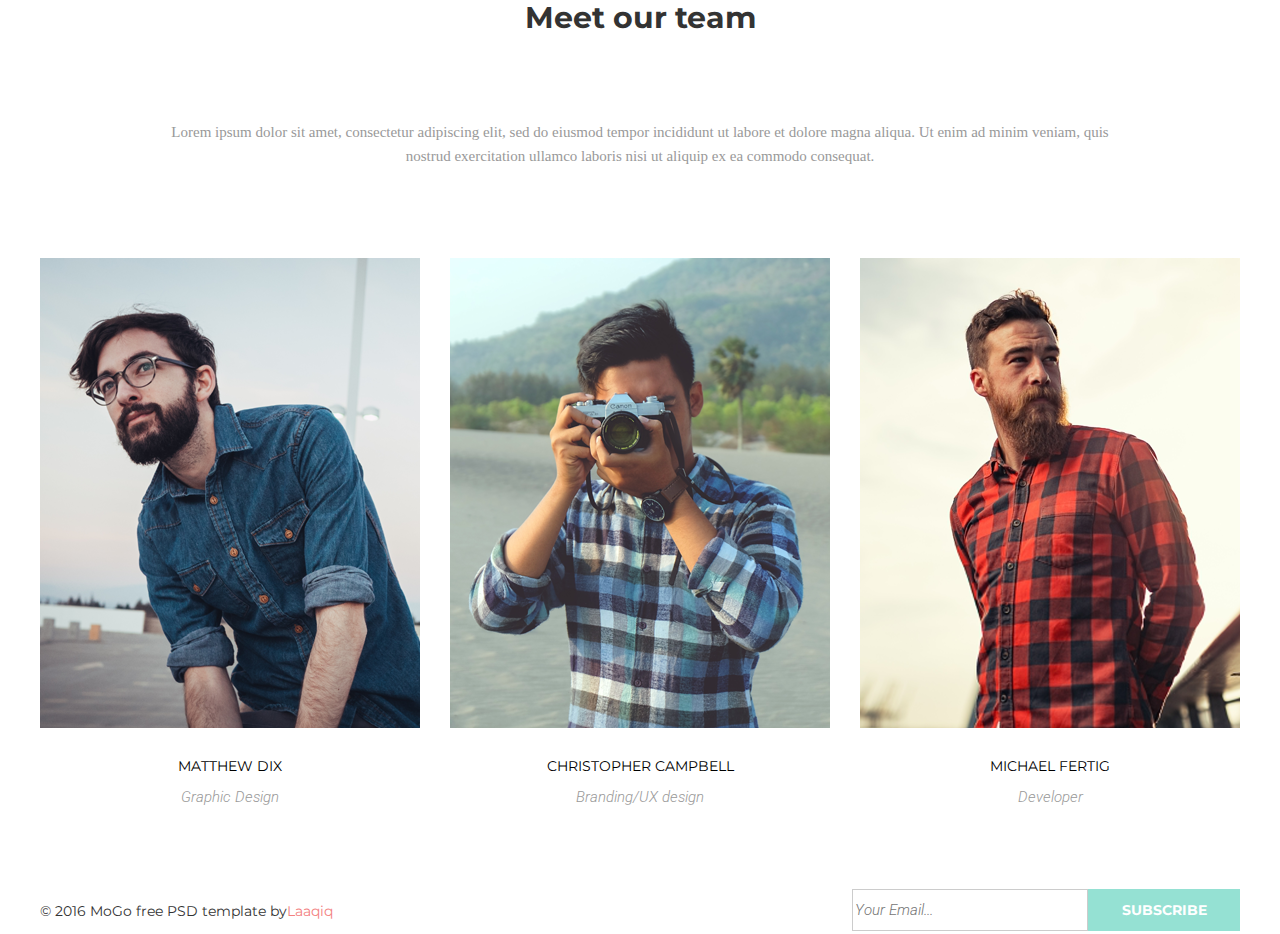
<file: homework-10/index.html>
<!DOCTYPE html>
<html lang="en">
  <head>
    <meta charset="UTF-8" />
    <meta name="viewport" content="width=device-width, initial-scale=1.0" />
    <meta http-equiv="X-UA-Compatible" content="ie=edge" />
    <link
      href="https://fonts.googleapis.com/css?family=Montserrat:400,700"
      rel="stylesheet"
    />
    <link
      href="https://fonts.googleapis.com/css?family=Kaushan+Script"
      rel="stylesheet"
    />
    <link
      href="https://fonts.googleapis.com/css?family=Roboto:300i,400"
      rel="stylesheet"
    />
    <title>Homework-10</title>
    <link rel="stylesheet" href="./css/normalize.css" />
    <link rel="stylesheet" href="./css/style.css" />
  </head>
  <body>
    <header class="header">
      <div class="header__wrapper">
        <a class="header__logo" href="">MoGo</a>
        <nav class="header__nav">
          <ul class="header__nav-list">
            <li class="header__nav-item">
              <a class="header__nav-link" href="">About</a>
            </li>
            <li class="header__nav-item">
              <a class="header__nav-link" href="">Service</a>
            </li>
            <li class="header__nav-item">
              <a class="header__nav-link" href="">Work</a>
            </li>
            <li class="header__nav-item">
              <a class="header__nav-link" href="">Blog</a>
            </li>
            <li class="header__nav-item">
              <a class="header__nav-link" href="">Contact</a>
            </li>
          </ul>
          <a class="header__nav-button" href="">
            <img
              class="header__nav-button-shop"
              src="./img/icons/shop-header.png"
              alt="shop-button"
            />
            <img
              class="header__nav-button-search"
              src="./img/icons/search-header.png"
              alt="search-button"
            />
          </a>
        </nav>
      </div>
      <div class="header__text">
        <article class="header__article">
          <p class="header__article-title">Creative Template</p>
          <h1 class="header__article-primary-title">Welcome to Mogo</h1>
          <button class="header__article-button">Learn more</button>
        </article>
      </div>
    </header>
    <main class="container">
      <section class="service__section">
        <p class="service__section-title">We work with</p>
        <h2 class="service__section-primary-title">Amazing service</h2>
        <div class="service__wrapper">
          <article class="service__article">
            <div class="article__img">
              <img src="./img/icons/alarm-service.png" alt="alarm-icon" />
            </div>
            <div class="article__text">
              <h3 class="article__text-title">Photography</h3>
              <p class="article__text-info">
                Lorem ipsum dolor sit amet, consectetur adipiscing elit, sed do
                eiusmod tempor.
              </p>
            </div>
          </article>
          <article class="service__article">
            <div class="article__img">
              <img
                src="./img/icons/web-design-service.png"
                alt="web-design-icon"
              />
            </div>
            <div class="article__text">
              <h3 class="article__text-title">web design</h3>
              <p class="article__text-info">
                Ipsum dolor sit amet, consectetur adipiscing elit, sed do
                eiusmod tempor.
              </p>
            </div>
          </article>
          <article class="service__article">
            <div class="article__img">
              <img
                src="./img/icons/creativity-service.png"
                alt="creativity-icon"
              />
            </div>
            <div class="article__text">
              <h3 class="article__text-title">creativity</h3>
              <p class="article__text-info">
                Dolor sit amet, consectetur adipiscing elit, sed do eiusmod
                tempor.
              </p>
            </div>
          </article>
          <article class="service__article">
            <div class="article__img">
              <img src="./img/icons/seo-service.png" alt="seo-icon" />
            </div>
            <div class="article__text">
              <h3 class="article__text-title">seo</h3>
              <p class="article__text-info">
                Ipsum dolor sit amet, consectetur adipiscing elit, sed do
                eiusmod.
              </p>
            </div>
          </article>
          <article class="service__article">
            <div class="article__img">
              <img src="./img/icons/htmlcss-service.png" alt="html/css-icon" />
            </div>
            <div class="article__text">
              <h3 class="article__text-title">html/css</h3>
              <p class="article__text-info">
                Lorem dolor sit amet, consectetur adipiscing elit, sed do
                tempor.
              </p>
            </div>
          </article>
          <article class="service__article">
            <div class="article__img">
              <img src="./img/icons/digital-service.png" alt="digital-icon" />
            </div>
            <div class="article__text">
              <h3 class="article__text-title">digital</h3>
              <p class="article__text-info">
                Lorem dolor sit amet, consectetur adipiscing elit, sed do
                tempor.
              </p>
            </div>
          </article>
        </div>
      </section>
      <section class="team__section">
        <p class="team__section-title">Who we are</p>
        <h2 class="team__section-secondary-title">Meet our team</h2>
        <p class="team__section-text">
          Lorem ipsum dolor sit amet, consectetur adipiscing elit, sed do
          eiusmod tempor incididunt ut labore et dolore magna aliqua. Ut enim ad
          minim veniam, quis nostrud exercitation ullamco laboris nisi ut
          aliquip ex ea commodo consequat.
        </p>
        <div class="team__wrapper">
          <article class="team__item">
            <div class="team__overlay">
              <ul class="team__overlay-list">
                <li class="team__overlay-item">
                  <a class="team__overlay-link overlay-link-1 " href=""></a>
                </li>
                <li class="team__overlay-item">
                  <a class="team__overlay-link overlay-link-2" href=""></a>
                </li>
                <li class="team__overlay-item">
                  <a class="team__overlay-link overlay-link-3" href=""></a>
                </li>
                <li class="team__overlay-item">
                  <a class="team__overlay-link overlay-link-4" href=""></a>
                </li>
              </ul>
            </div>
            <div class="item__content">
              <img
                class="item__content-img"
                src="./img/team/member-1.png"
                alt="member-img-1"
              />
              <p class="item__content-name">Matthew Dix</p>
              <p class="item__content-info">Graphic Design</p>
            </div>
          </article>

          <article class="team__item">
            <div class="team__overlay">
              <ul class="team__overlay-list">
                <li class="team__overlay-item">
                  <a class="team__overlay-link overlay-link-1" href=""></a>
                </li>
                <li class="team__overlay-item">
                  <a class="team__overlay-link  overlay-link-2" href=""></a>
                </li>
                <li class="team__overlay-item">
                  <a class="team__overlay-link overlay-link-3" href=""></a>
                </li>
                <li class="team__overlay-item">
                  <a class="team__overlay-link overlay-link-4" href=""></a>
                </li>
              </ul>
            </div>
            <div class="item__content">
              <img
                class="item__content-img"
                src="./img/team/member-2.png"
                alt="member-img-2"
              />
              <p class="item__content-name">Christopher Campbell</p>
              <p class="item__content-info">Branding/UX design</p>
            </div>
          </article>

          <article class="team__item">
            <div class="team__overlay">
              <ul class="team__overlay-list">
                <li class="team__overlay-item">
                  <a class="team__overlay-link overlay-link-1" href=""></a>
                </li>
                <li class="team__overlay-item">
                  <a class="team__overlay-link  overlay-link-2" href=""></a>
                </li>
                <li class="team__overlay-item">
                  <a class="team__overlay-link overlay-link-3" href=""></a>
                </li>
                <li class="team__overlay-item">
                  <a class="team__overlay-link overlay-link-4" href=""></a>
                </li>
              </ul>
            </div>
            <div class="item__content">
              <img
                class="item__content-img"
                src="./img/team/member-3.png"
                alt="member-img-3"
              />
              <p class="item__content-name">Michael Fertig</p>
              <p class="item__content-info">Developer</p>
            </div>
          </article>
        </div>
      </section>
    </main>
    <footer class="footer">
      <p class="footer__text">
        &copy; 2016 MoGo free PSD template by<a class="footer__link" href=""
          >Laaqiq</a
        >
      </p>
      <form class="footer__form" action="/mail.php">
        <label class="footer__form-label" for="">
          <input
            type="text"
            class="footer__form-input"
            placeholder="Your Email..."
          />
        </label>
        <button class="footer__form-button" type="text" disabled>
          Subscribe
        </button>
      </form>
    </footer>
  </body>
</html>
</file>
<file: homework-03/css/style.css>
html{ 
    box-sizing: border-box;  /*Задает width и height не контента а блока.*/
}

*,
*::before, /*Для всех псевоэлементов всех элементов*/
*::after{
    box-sizing: inherit; /*наследуй*/
}

body{
    margin: 0;
    padding: 0;
    font-size: 0;
}

.container{  /*Ограничивает по ширине наш контент.*/
    width: 900px;  /*Ширина общего контейнера*/
    margin: 0 auto;  /*Выровняли по центру (Вертикальный и нижний отступ = 0)*/
    padding: 0;
 /*Задали фон для контейнера*/
}

img.picture {
    height: 280px;
    width: 420px;
    object-fit: cover;
    }

article{
    font-size: 0;
}

p{
    margin: 0;
    padding: 0;
}


/*Name-navigation-list*/

.name-nav.container{
    margin: 76px auto;
}

.name-navigation-list a.name-lifestyle{
    color: rgb(0, 219, 219);
}

.name-navigation-list a.name-music{
    font-family: 'Playfair Display', serif;
}

.name-navigation-list a.name-travel{
    font-family: 'Playfair Display', serif;
}

.name-navigation-list a{
text-transform: uppercase;
text-decoration: none;
font-size: 14px;
color: #626262;
}

.name-navigation-list{  /*Rules for List*/
    margin: 0;
    padding: 0;
    text-align: center;
    list-style: none;
    font-size: 14px;
    line-height: 24px
}

.name-navigation-list li{ /*Rules for every li in List*/
    display: inline-block;  /*Отображать как строчно-блочные*/
}


/*.name-navigation-list li:last-child{ 
    margin-right: 0;  
}*/

.name-navigation-list li:not(:last-child){ /*Every li exept last li*/
    margin-right: 120px;
}

.name-navigation-list a:hover,
.name-navigation-list a:focus{
    color: rgb(129, 165, 153);
}

.name-content.container{
    margin-top: 100px;
}

/*content*/
.name-information{
    margin-bottom: 52px;
}

.name-article {
    width: 420px;
    margin: 0;
    padding: 0;
    font-size: initial;
    display: inline-block;
    margin-bottom: 130px;
    vertical-align: top; /*Добавил*/
    }

.name-article:not(:nth-child(2n)){
    margin-right: 60px;
}

.name-article:nth-last-child(-n +2){
    margin-bottom: 0;
}

img.picture{
    margin-bottom: 30px;
}

.name-article h1{
    margin-bottom: 34px;
    color: #626262;
    font-size: 30px;
    font-family: 'Playfair Display', serif;
}

.name-article p{
    font-size: 14px;
    color: #626262;
    font-family: 'Playfair Display', serif;
    line-height: 24px;
}

p.pre-name{
    text-decoration: none;
    text-transform: uppercase;
    font-size: 14;
    font-family: 'Ubuntu', sans-serif;
    color: b4ad9e;
}

.name-button-box{
    width: 100%;
    text-align: center;
    margin-bottom: 70px;
}

.loadmore-button{
    margin: 0;
    padding: 22px 32px 20px 32px;
    border: 1px solid #222222;
    font-size: 20px;
    color: #626262;
    line-height: 24px;
    font-family: 'Playfair Display', serif;
    cursor: pointer;
    background-color: #fff;
}
</file>
<file: homework-04/css/framework.css>
*{
    box-sizing: border-box;
}
body{
    font-family: sans-serif;
}

.container{
    width: 1170px;
    max-width: 100%;
    padding: 0 30px;
    margin: 0 auto;
}

.primary-title{
    font-size: 50px;
    margin: 0.5em 0;
}

.secondary-title{
    font-size: 36;
    margin: 0.4em;
}

.color-purple{
    color: rgb(128, 0, 131);
    /*RGB*/
}


.main-bg-color{
    background: #add8e6;
}

.random-color{
    color: hsla(30, 50%, 63%, 0.5);
}

.clearfix::after{
    content:'';
    display: table;
    clear: both;
}
</file>
<file: homework-04/css/style.css>
*,
*::before,
*::after {
    box-sizing: inherit;
}

* {
    box-sizing: border-box;
    padding: 0;
    margin: 0;
}

body {
    font-family: 'Roboto', sans-serif;
}

img {
    display: block;
    max-width: 100%;
}

div {
    display: block;
}

.clearfix::after {
    content: "";
    display: table;
    clear: both;
}

.container {
    width: 1170px;
    margin: 0 auto;
}


.page-nav {
    padding: 38px 0;
}

.logo {
    float: left;
    font-size: 30px;
    text-transform: uppercase;
    text-decoration: none;
    color: #0f0101;
    font-family: 'Roboto' sans-serif;
}

.title::first-letter {
    color: #1abc9c;
}

.site-navigation {
    width: 504px;
    float: right;
    margin-top: 10px;
    font-size: 14px;
    font-family: 'Open Sans', sans-serif;
    list-style: none;
}

.site-navigation li{
    float: left;
}

.site-navigation li:not(:last-child) {
    margin-right: 30px;
}

.site-navigation a {
    text-decoration: none;
    text-transform: uppercase;

    color: #0f0101;
}

.navigation-link:hover {
    color: red;
}

.navigation-link-current:first-child {
    color: #1abc9c;
}


.section-features {
    margin-top: 90px;
}

.features-title {
    margin: 0;
    margin-bottom: 90px;
    padding-bottom: 32px;
    position: relative;
    cursor: pointer;
    text-align: center;
    text-transform: uppercase;
    font-size: 48px;
    color: #515151;
}

.features-title::after {
    background-color: #1abc9c;
    display: block;
    content: "";
    width: 160px;
    height: 8px;
    bottom: -8px;
    left:50%;
    position:absolute;
    transition: width .3s ease-in-out;
    transform:translateX(-50%);
}

.features-title:hover::after,
.features-title:focus::after {
    width: 80%;
}



.product-case {
    width: 255px;
    margin-right: 30px;
    float: left;
    cursor: pointer;
    font-size: 0;
    margin-bottom: 30px;
    padding: 0;
}

.product-case:hover .product-item-name {
    filter: grayscale(0);
    background-color: #1abc9c;
}

.product-case:nth-child(4n) {
    margin-right: 0px;
}

.product-image {
    background-repeat: no-repeat;
    background-color: #c1e3e6;
    background-position: center;
    background-color: #e9f0fd;
    content: '';
    display: block;
}

.product-item-name {
    box-sizing: border-box;
    float: left;
    width: 200px;
    background-color: #323232;
    font-size: 18px;
    text-transform: uppercase;
    color: white;
    line-height: 38px;
    padding-left: 14px;
    margin: 0;
}

.product-item-price {
    width: 55px;
    background-color: #8c8c8c;
    font-size: 18px;
    color: white;
    text-align: center;
    float: right;
    margin: 0;
    line-height: 38px;
}

.latesnews-title {
    color: #555252;
    margin-bottom: 104px;
    text-transform: uppercase;
    text-decoration: none;
    position: relative;
    cursor: pointer;
    font-size: 48px;
    text-align: center;
    margin-top: 104px;
}

.latesnews-title::after {
    background-color: #1abc9c;
    display: block;
    content: "";
    width: 160px;
    height: 8px;
    left:50%;
    bottom: -20px;
    position:absolute;
    transition: width .3s ease-in-out;
    transform:translateX(-50%);
}

.latesnews-title:hover::after,
.latesnews-title:focus::after {
    width: 80%;
}

.article {
    width: 350px;
    height: 540px;
    float: left;
}

.article:not(:last-child) {
    margin-right: 30px;
}

.article-name {
    color: #555252;
    font-size: 18px;
    padding: 14px 0 40px 0;
    margin: 0;
    cursor: pointer;
    position: relative;
}

.article-name::after {
    background-color: #1abc9c;
    display: block;
    content: "";
    left: 22%;
    width: 136px;
    height: 3px;
    bottom: 30px;
    position:absolute;
    transition: width .3s ease-in-out;
    transform:translateX(-50%);
}

.article-name:hover::after,
.article-name:focus::after {
    width: 100%;
}

.article-content {
    font-size: 14px;
    color: #555252;
    margin: 0;
    margin-bottom: 14px;
}

.button-box{
    float: left;
}

.button-item {
    margin: 0;
    color: #fff;
    padding: 16px 38px 16px 38px;
    border: 1px;
    font-size: 16px;
    line-height: 26px;
    font-family: 'Playfair Display', serif;
    cursor: pointer;
    border-radius: 5px;
    background-color: #4ec6ab;
}
</file>
<file: homework-05/css/style.css>
html {
  box-sizing: border-box;
  margin: 0;
  padding: 0;
}

*,
*::before,
*::after {
  box-sizing: inherit;
  margin: 0;
  padding: 0;
  font-size: 0;
}

img {
  display: block;
  max-width: 100%;
  height: auto;
}

.clearfix::after {
  content: "";
  display: table;
  clear: both;
}

.wrapper {
  max-width: 1110px;
  box-sizing: border-box;
  margin: 0 auto;
}

a:-webkit-any-link {
  cursor: pointer;
  text-decoration: none;
}

main {
  display: block;
}

/*Header*/

.page-header { /*Added width 1140px; padding-top 30px;
  padding-bottom-30px*/
  max-width: 1110px;
  margin: 0 auto;
  padding-top: 30px;
  padding-bottom: 30px;
}

.logo {
  display: block;
  float: left;
  color: rgb(85, 82, 82);
  font-family: "Roboto", sans-serif;
  font-weight: 300;
  font-size: 30px;
  text-decoration: none;
  text-transform: uppercase;
}

.logo a {
  display: block;
  text-decoration: none;
  color: #555252;
  font-size: 30px;
}

.logo::first-letter {
  color: #1abc9c;
  font-weight: 900;
  font-family: "roboto-black";
}

/*Nav menu*/

.navigation { /*Deleted margin padding*/
  float: right;
}

.nav-list { /*Font styles in nav-a tag*/
  list-style-type: none;
  padding-left: 0;
}

.home {
  color: #1abc9c;
}

.navigation li {
  display: inline-block;
  text-transform: uppercase;
}

.navigation li:not(:last-child) {
  margin-right: 34px;
}

.nav-link {
  display: block;
  color: #0f0101;
  font-family: "Open Sans", sans-serif;
  font-size: 14px;
  font-weight: 700;
  text-decoration: none;
}

.nav-link:hover {
  color: rgb(41, 160, 136);
}

/*Section Row-1*/

/*Slider*/

.slider {
  position: relative;
}

.slider img {
  position: relative;
  width: 100%;
  left: 0;
}

.text-inside {
  position: absolute;
  width: 790px;
  top: 50%;
  left: 50%;
  color: #fff;
  text-align: center;
  text-transform: uppercase;
  transform: translate(-50%, -50%);
  z-index: 1;
}

.primary-title { /*Added margin 0*/
  font-family: "Roboto", sans-serif;
  font-size: 60px;
  font-weight: 900;
  margin: 0;
  padding: 0;
}

.primary-title-about {
  font-family: "Roboto", sans-serif;
  font-weight: 300;
  font-size: 25px;
}


.button {
  position: absolute;
  border: none;
  display: inline-block;
  width: 104px;
  height: 104px;
  top: 50%;
  transform: translateY(-35%);
  cursor: pointer;
  opacity: 0.8;
  background-color: rgba(26, 188, 156, 1);
  z-index: 2;
}

.button-prev {
  left: 206px;
  background-image: url(../img/slider-buttons/slider-button-prev.png)
}

.button-next {
  right: 206px;
  background-image: url(../img/slider-buttons/slider-button-next.png)
}

.button:hover {
  opacity: 1;
}

.slider:after {
  /*Изминение цвета баннера*/
  content: "";
  display: block;
  position: absolute;
  top: 0;
  left: 0;
  background: rgba(0, 0, 0, 0.7);
  width: 100%;
  height: 100%;
}

/*Section Row-2*/

.section-collection {
  padding-top: 90px;
  padding-bottom: 100px;
  background-color: rgb(233, 240, 253);
}

.secondary-title { /*Deleted paddings*/
  position: relative;
  text-transform: uppercase;
  color: rgb(81, 81, 81);
  font-size: 48px;
  text-align: center;
  margin-bottom: 80px;
  cursor: pointer;
  font-family: "Roboto", sans-serif;
  font-weight: 900;
}

.secondary-title::after {
  background-color: #1abc9c;
  display: block;
  content: "";
  width: 160px;
  height: 8px;
  bottom: -8px;
  left: 50%;
  position: absolute;
  transition: width 0.3s ease-in-out;
  transform: translateX(-50%);
}

.collection {
  padding-bottom: 52px;
}

.collection-item {
  width: 255px;
  display: inline-block;
  margin-right: 30px;
}

.collection-item:nth-child(4n) {
  margin-right: 0;
}

.collection-item a {
  position: relative;
  display: inline-block;
  cursor: pointer;
  color: #fff;
  text-align: center;
}

.item-name {
  width: 80%;
  height: 12%;
  float: left;
  font-size: 18px;
  font-family: "Roboto", sans-serif;
  font-weight: 900;
  text-transform: uppercase;
  background: #323232;
  padding: 10px 0;
  box-sizing: border-box;
}

.collection-item a:hover .item-name {
  background-color: #1abc9c;
}

.item-price {
  width: 20%;
  height: 12%;
  float: right;
  font-family: "Roboto", sans-serif;
  font-weight: 900;
  font-size: 18px;
  text-transform: uppercase;
  background: #8c8c8c;
  padding: 10px 0;
  box-sizing: border-box;
}

.collection-item a:hover .item-price {
  background-color: #7fd9c7;
}

.overlay {
  width: 235px;
  height: 300px;
  background: rgba(115, 115, 115, 0.55);
  position: absolute;
  top: 10px;
  right: 10px;
  opacity: 0;
}

.collection-item .nav-a:hover .overlay {
  opacity: 0.9;
}

.overlay:hover {
  opacity: 0.9;
}

.overlay-menu {
  position: absolute;
  margin: 0 auto;
  top: 80px;
  left: 34px;
  right: 34px;
}

.overlay-menu-item {
  display: inline-block;
}

.overlay-menu-item:not(:nth-child(3n)) {
  margin-right: 8px;
}

.overlay-menu-item button {
  display: inline-block;
}

.overlay-menu-item button:hover {
  background-color: #1abc9c;
}

.overlay-menu-item-long {
  display: inline-block;
  margin-top: 8px;
}

.item-button {
  width: 50px;
  height: 50px;
  background-color: transparent;
  background-repeat: no-repeat;
  background-position: center;
  border: 1px solid #fff;
}

.one {
  background-image: url(../img/icons/icon-1.png);
}

.two {
  background-image: url(../img/icons/icon-2.png);
  background-color: transparent;
}

.three {
  background-image: url(../img/icons/icon-3.png);
}

.four {
  background-image: url(../img/icons/icon-add.png);
    width: 164px;
    height: 48px;
    background-color: transparent;
}

.four:hover {
  background-color: #323232;
}

/*Footer*/

.page-footer {
  position: inherit;
  width: 100%;
  background-color: rgb(50, 50, 50);
}

.footer-text {
  font-size: 16px;
  text-align: center;
  padding: 34px 0;
  color: #fff;
  text-transform: capitalize;
}

.footer-text span {
  font-family: "Open Sans", sans-serif;
  font-weight: 400;
  color: #46bfa9;
}
</file>
<file: homework-06/css/style.css>
/*General Rules*/

*,
*::before,
*::after {
  margin: 0;
  padding: 0;
  box-sizing: inherit;
}

img {
  border-style: none;
}

.container {
  max-width: 1200px;
  display: flex;
  margin: 0 auto;
  flex-wrap: wrap;
}

/*Header*/

/*Top part of the site. Includes page-logo and site-navigation*/

.page-header {
  max-width: 1200px;
  margin: 0 auto;
  padding-top: 30px;
}

.page-nav {
  display: flex;
  justify-content: space-between;
  align-items: flex-end;
}

/*Logo*/

.page-logo {
  position: relative;
}

.page-logo::after {
  position: absolute;
  left: 0;
  bottom: -10px;
  content: "";
  width: 100%;
  height: 3px;
  background: rgb(243, 129, 129);
  transform: scaleX(0);
  transition: transform 200ms linear;
}

.page-logo:hover::after {
  transform: scaleX(1);
}

/*Navigation*/

.site-navigation {
  display: flex;
  flex-wrap: wrap; /*Added flex-wrap: wrap;*/
  justify-content: space-between;
  min-width: 490px; /*Changed on min-width*/
  font-family: "Montserrat", sans-serif;
  font-size: 14px;
  font-weight: 400;
  list-style: none;
}

.site-navigation a {
  position: relative;
  color: rgb(26, 188, 156);
  text-transform: uppercase;
  text-decoration: none;
}

.site-navigation a::after {
  position: absolute;
  left: 0;
  bottom: -10px;
  content: "";
  width: 100%;
  height: 3px;
  background: rgb(243, 129, 129);
  transition: transform 200ms linear;
  transform: scaleX(0);
}

.site-navigation a:hover::after {
  transform: scaleX(1);
}

.site-navigation a:hover {
  color: rgb(243, 129, 129);
}

/*Section Services*/

.service-section {
  width: 100%;
  padding-top: 128px; /*Changed on padding top*/
}

/*Title*/

.primary-title {
  position: relative;
  margin-bottom: 106px;
  font-family: "Montserrat", sans-serif;
  font-size: 30px;
  font-weight: 700;
  text-align: center;
  text-transform: uppercase;
  cursor: pointer;
}

.primary-title::after { /*Deleted rules, added margin-top: 20px;*/
  display: block;
  width: 60px;
  height: 4px;
  background-color: rgb(243, 129, 129);
  content: "";
  margin: 0 auto;
  margin-top: 20px;
}

.title {
  margin-bottom: 18px; /*Changed on margin-bottom*/
  color: rgb(51, 51, 51);
  font-size: 24px;
  font-family: "Kaushan Script", cursive;
  text-align: center;
}

.service-wrapper {
  display: flex;
  flex-wrap: wrap;
  justify-content: space-between;
  width: 100%;
}

.service-block-item {
  display: flex;
  justify-content: space-between;
  width: 380px;
  margin-bottom: 102px;
  cursor: pointer;
}

.service-img-block {
  padding: 0 27px;
}

.text-title {
  padding: 0;
  font-family: "Montserrat", sans-serif;
  font-size: 14px;
  font-weight: 400;
  text-transform: uppercase;
}

.text-info {
  padding: 10px 27px 0 0;
  color: rgb(179, 179, 179);
  font-size: 15px;
  font-family: "Roboto", sans-serif;
  font-weight: 400;
}

/*Section Team*/

.team-wrapper {
  display: flex;
  flex-wrap: wrap;
  justify-content: space-between;
  width: 100%;
  padding-top: 20px;
  padding-bottom: 20px;
}

.secondary-title {
  position: relative;
  margin-bottom: 86px;
  font-family: "Montserrat", sans-serif;
  font-size: 30px;
  font-weight: 700;
  text-transform: uppercase;
  text-align: center;
  cursor: pointer;
}

.secondary-title::after {
  display: block;
  width: 60px;
  height: 4px;
  background-color: rgb(243, 129, 129);
  content: "";
  margin: 0 auto;
  margin-top: 20px;
}

.under-title {
  width: 85%;
  margin: 0 auto;
  padding: 0;
  color: rgb(153, 153, 153);
  text-align: center;
}

.team-member {
  position: relative;
  width: 380px;
  cursor: pointer;
}

.member-item-img {
  position: relative;
  width: 380px;
  height: 470px;
  transition: transform .2s linear;
}

.member-item-name {
  margin-bottom: 12px;
  font-family: "Montserrat", sans-serif;
  font-size: 14px;
  font-weight: 400;
  text-transform: uppercase;
  text-align: center;
}

.member-item-about {
  color: rgb(153, 153, 153);
  font-family: "Roboto", sans-serif;
  font-size: 15px;
  font-weight: 300;
  font-style: italic;
  text-align: center;
}

/*Overlay*/
/*Overlay effects on team-list-item*/

.overlay {
  position: absolute;
  display: flex;
  justify-content: center;
  align-items: center;
  width: 380px;
  height: 470px;
  background-image: linear-gradient(
    90deg,
    rgba(252, 227, 138, 0.9) 0%,
    rgba(243, 129, 129, 0.9) 100%
  );
  box-shadow: 10px 10px 0px rgb(149, 225, 211);
  visibility: hidden;
  z-index: 1;
  margin: 0;
}

.team-member:hover .overlay {
  transform: translate(-10px, -10px);
  transition: linear 200ms;
  visibility: visible;
}

.team-member:hover .member-item-img {
  transform: translate(-10px, -10px);
}

.overlay-social-icons {
  position: absolute;
  display: flex;
  justify-content: space-between;
  width: 223px;
  top: 50%;
  left: 50%;
  transform: translate(-50%, -50%);
}

.social-icon {
  width: 55px;
  height: 55px;
  padding: 0;
  background: rgb(252, 227, 138);
  display: inline-block;
  vertical-align: middle;
  text-align: center;
  cursor: pointer;
}

.social-icon:hover {
  background-color: rgb(149, 225, 211);
}

.social-img  {
  position: absolute;
  display:block;
  width: 55px;
  height: 55px;
}

.img-icon-1 {
  background: url(../img/icons-social/facebook.png) no-repeat;
  background-position: center;
}

.img-icon-2 {
  background: url(../img/icons-social/twitter.png) no-repeat;
  background-position: center;
}

.img-icon-3 {
  background: url(../img/icons-social/pinterest.png) no-repeat;
  background-position: center;
}

.img-icon-4 {
  background: url(../img/icons-social/instagram.png) no-repeat;
  background-position: center;
}

/*Footer*/

.page-footer {
  display: flex;
  justify-content: space-between;
  width: 100%;
  padding: 10px;
}

.page-footer::before {
  content: "";
  background-color: rgb(229, 229, 229);
  width: 100%;
  height: 1px;
  top: -22px;
}

.text-rights {
  display: flex;
  align-items: center;
  color: rgb(51, 51, 51);
  font-family: "Montserrat", sans-serif;
  font-size: 14px;
  font-weight: 400;
  text-align: left;
}

.text-rights-author {
  color: rgb(243, 129, 129);
}

.form-email {
  display: flex;
  color: #fff;
  font-family: "Montserrat", sans-serif;
  font-size: 30px;
  font-weight: 400;
}

.form-input {
  width: 230px;
  height: 38px;
  border: 1px solid #cccccc;
}

.button-subscribe {
  display: flex;
  justify-content: center;
  align-items: center;
  width: 150px;
  padding: 0;
  font-family: "Montserrat", sans-serif;
  font-size: 14px;
  font-weight: 700;
  color: rgb(255, 255, 255);
  background: rgb(149, 225, 211);
  border: none;
  text-transform: uppercase;
  cursor: pointer;
}

.button-subscribe:hover {
  color: rgb(243, 129, 129);
}

::placeholder {
  padding-left: 12px;
  color: rgb(204, 204, 204);
  font-family: "Roboto", sans-serif;
  font-size: 15px;
  font-style: italic;
}
</file>
<file: homework-07/css/style.css>
a {
    display: block;
    text-decoration: none;
}

body {
    padding: 0;
    margin: 0;
}

.wrapper {
    width: 940px;
    margin: 0 auto;
}

/*Header*/

.site-header {
    padding: 40px 0 120px; /*Added padding to header*/
}

.site-nav {
    display: flex;
    flex-wrap: wrap;
    justify-content: space-between;
}

.site-logo {
    display: block; /*Added display block*/
    color: rgb(254, 209, 54);
    font-family: 'Wisdom Script Regular';
    font-size: 26px;
    text-decoration: none;
}

.navigation-list {
    display: flex;
    flex-wrap: wrap;
    justify-content: space-between;
    align-items: flex-end;
    margin: 0;
    padding: 0;
    min-width: 485px;
    text-transform: uppercase;
    list-style: none;
}

.list-item-link {
    display: block;
    color: #222;
    font-family: 'Montserrat';
    font-weight: 700;
    font-size: 14px;
}

.list-item-link:hover {
    color: rgb(254, 209, 54);
}

/*Section row-1*/

.service-section {
    padding-top: 70px;
    padding-bottom: 102px;
}

.primary-title {
    margin: 0;
    font-family: 'Montserrat';
    font-weight: 700;
    font-size: 40px;
    line-height: 1;
    text-align: center;
    text-transform: uppercase;   
}

.primary-sub-title {
    margin: 0;
    font-size: 16px;
    color: #777777;
    font-family: "DroidSerifItalic";
    font-size: 16px;
    text-align: center;
    text-transform: none;
}

.service-wrapper {
    display: flex;
    flex-wrap: wrap;
    justify-content: space-between;
    padding-top: 64px;
}

.service-item {
    max-width: 290px;
}

.service-item:before {
    content: "";
    display: block;
    height: 73px;
    background-repeat: no-repeat;
    background-position: center;
}

.img-1 {
    background-image: url(../img/services/e-commerce.png);
    background-repeat: no-repeat;
    background-position: top;
}

.img-2 {
    background-image: url(../img/services/responsive-web.png);
    background-repeat: no-repeat;
    background-position: top;
}

.img-3 {
    background-image: url(../img/services/web-security.png);
    background-repeat: no-repeat;
    background-position: top;
}

.item-img {
    position: relative;
    margin: 0;
    padding-bottom: 30px;
}

.item-text-name {
    padding-top: 20px;
    padding-bottom: 12px;
    margin: 0;
    color: rgb(34, 34, 34);
    font-family: 'Montserrat';
    font-weight: 700;
    font-size: 18px;
    text-align: center;
}

.item-text-about {
    display: block;
    margin: 0;
    line-height: 1.5;
    font-family: 'Roboto Slab', serif;
    color: rgb(119, 119, 119);
    font-size: 14px;
    font-weight: 400;
    text-align: center;
}

/*Section row-3*/
.form-section { /*Added padding-bottom*/
    width: 100%;
    padding-top: 30px;
    padding-bottom: 100px;
    background: #222;
    background-position-x: 0%;
    background-position-y: 0%;
    background-repeat: repeat;
    background-image: none;
background-image: url(../img/background/contact-us-background.png);
background-repeat: no-repeat;
background-position: right bottom;
}

.secondary-title {
    margin: 0;
    color: rgb(255, 255, 255);
    font-family: 'Montserrat';
    font-weight: 700;
    font-size: 40px;
    line-height: 1;
    text-align: center;
    text-transform: uppercase; 
}

.secondary-sub-title {
    margin: 0;
    margin-bottom: 20px;
    color: #777777;
    font-family: "DroidSerifItalic";
    font-size: 16px;
    text-align: center;
    text-transform: none;
}

/*Form*/

.contact-us-form { /*Deleted padding bottom*/
    max-width: 940px;
    margin: 0 auto;
}

.form-wrapper {
    display: flex;
    justify-content: space-between;
    flex-wrap: wrap;
    font-family: 'Montserrat';
    font-weight: 700;
    font-size: 14px;
}

/*Item-wrapper 1,2*/

.item-wrapper {
    display: flex;
    flex-wrap: wrap;
    width: 455px;
}

.item-label {
    width: 455px;
    height: 50px;
    padding-bottom: 28px;
    display: flex;
    justify-content: center;
}

.big {
    height: 210px;
}

.label-text {
    resize: none;
    font-family: inherit;
    height: 100%;
    width: 100%;
    font-weight: 700;
    text-transform: uppercase;
    font-size: 14px;
    border-radius: 5px;
    padding: 15px 20px;
    box-sizing: border-box;
}

.form-text:invalid {
    outline: 3px solid red;
}

.form-text:valid {
    outline: 3px solid green;
}

.form-text {
    resize: none;
    font-family: inherit;
    height: 100%;
    width: 100%;
    font-weight: 700;
    text-transform: uppercase;
    font-size: 14px;
    border-radius: 5px;
    padding: 15px 20px;
    box-sizing: border-box;
}

textarea {
    overflow: auto;
}

.item-label:nth-child(2) {
    align-items: center;
}

.item-label:last-child {
    align-items: flex-end;
}

.button-submit {
    margin: 0 auto;
    margin-top: 0px;
    height: 65px;
    width: 240px;
    font-weight: 700;
    color: #fff;
    text-transform: uppercase;
    border: none;
    border-radius: 5px;
    font-size: 18px;
    background: #fed136;
    cursor: pointer;
}

.button-submit:hover {
    background: rgb(167, 111, 111);
    color: rgb(255, 255, 255);
}
</file>
<file: homework-07/css/fonts.css>
/* montserrat-regular - latin */
@font-face {
    font-family: 'Montserrat';
    font-style: normal;
    font-weight: 400;
    src: local('Montserrat Regular'), local('Montserrat-Regular'),
         url('../fonts/montserrat-v13-latin-regular.woff2') format('woff2'), /* Chrome 26+, Opera 23+, Firefox 39+ */
         url('../fonts/montserrat-v13-latin-regular.woff') format('woff'); /* Chrome 6+, Firefox 3.6+, IE 9+, Safari 5.1+ */
  }
  
  /* montserrat-700 - latin */
  @font-face {
    font-family: 'Montserrat';
    font-style: normal;
    font-weight: 700;
    src: local('Montserrat Bold'), local('Montserrat-Bold'),
         url('../fonts/montserrat-v13-latin-700.woff2') format('woff2'), /* Chrome 26+, Opera 23+, Firefox 39+ */
         url('../fonts/montserrat-v13-latin-700.woff') format('woff'); /* Chrome 6+, Firefox 3.6+, IE 9+, Safari 5.1+ */
  }

  /* roboto-slab-regular - latin */
@font-face {
    font-family: 'Roboto Slab';
    font-style: normal;
    font-weight: 400;
    src: local('Roboto Slab Regular'), local('RobotoSlab-Regular'),
         url('../fonts/roboto-slab-v8-latin-regular.woff2') format('woff2'), /* Chrome 26+, Opera 23+, Firefox 39+ */
         url('../fonts/roboto-slab-v8-latin-regular.woff') format('woff'); /* Chrome 6+, Firefox 3.6+, IE 9+, Safari 5.1+ */
  }

  @font-face {
     font-family: "DroidSerifItalic";
     src: url("../fonts/DroidSerifItalic.woff") format("woff");
     font-style: normal;
     font-weight: normal;
}

@font-face {
     font-family: 'Wisdom Script Regular';
     font-style: normal;
     font-weight: normal;
     src: local('Wisdom Script Regular'), url("../fonts/Wisdom\ Script\ AJ.woff") format('woff');
     }
</file>
<file: homework-10/css/style.css>
a {
  display: block;
  text-decoration: none;
}

li {
  list-style: none;
}

.container {
  width: 1200px;
  display: flex;
  flex-wrap: wrap;
  margin: 0 auto;
}

.header {
  width: 100%;
  height: 1000px;
  background: url(../img/banner/banner-header.png) no-repeat center;
}

.header__wrapper {
  display: flex;
  align-items: flex-end;
  justify-content: space-between;
  width: 1200px;
  height: 54px;
  margin: 0 auto;
  margin-bottom: 166px;
}

.header__logo {
  color: rgb(255, 255, 255);
  font-size: 30px;
  font-weight: 700;
}

.header__logo:hover {
  color: rgb(252, 227, 138);
}

.header__nav {
  display: flex;
  justify-content: space-between;
  align-items: center;
}

.header__nav-list {
  display: flex;
  justify-content: space-between;
  align-self: flex-end;
  width: 500px;
  margin: 0;
  padding-right: 52px;
}

.header__nav-link {
  position: relative;
  color: rgb(255, 255, 255);
  font-family: "Montserrat", sans-serif;
  font-size: 14px;
  font-weight: 400;
  text-transform: uppercase;
  text-decoration: none;
}

.header__nav-link:hover {
  color: rgb(252, 227, 138);
}

.header__nav-link::after {
  position: absolute;
  margin: 0 auto;
  left: 0;
  right: 0;
  content: "";
  width: 1%;
  height: 3px;
  bottom: -12px;
  background: rgb(252, 227, 138);
  transition-duration: 300ms;
  opacity: 0;
}

.header__nav-link:hover::after {
  width: 100%;
  opacity: 1;
}

.header__nav-button {
  display: flex;
  justify-content: space-between;
  align-items: flex-end;
  width: 80px;
  margin: 0;
  padding: 0;
}

.header__nav-button-search {
  height: 15px;
}

/*Main header information*/

.header__text {
  width: 821px;
  margin: 0 auto;
}

.header__article {
  display: flex;
  flex-direction: column;
  align-items: center;
}

.header__article-title {
  margin: 0;
  padding-bottom: 28px;
  color: rgb(255, 255, 255);
  font-family: "Kaushan Script", cursive;
  font-size: 72px;
  font-weight: 400;
}

.header__article-primary-title {
  margin: 0;
  padding-bottom: 82px;
  color: rgb(255, 255, 255);
  font-family: "Montserrat", sans-serif;
  font-size: 150px;
  font-weight: 700;
  font-style: normal;
  line-height: 140px;
  text-transform: uppercase;
}

.header__article-button {
  width: 154px;
  height: 34px;
  color: rgb(255, 255, 255);
  font-family: "Montserrat", sans-serif;
  font-size: 14px;
  font-weight: 700;
  font-style: normal;
  border-style: solid;
  border-width: 3px;
  border-color: rgb(255, 255, 255);
  background-color: rgba(0, 0, 0, 0);
}

/*SECTION SERVICES*/

.service__section {
  width: 100%;
  padding-top: 46px;
}

.service__section-title {
  margin: 0;
  padding-bottom: 18px;
  color: rgb(51, 51, 51);
  font-family: "Kaushan Script", cursive;
  font-size: 24px;
  font-weight: 400;
  text-align: center;
}

.service__section-primary-title {
  margin: 0;
  padding-bottom: 104px;
  color: rgb(51, 51, 51);
  font-family: "Montserrat", sans-serif;
  font-size: 30px;
  font-weight: 700;
  font-style: normal;
  text-transform: uppercase;
  text-align: center;
}

.service__wrapper {
  display: flex;
  flex-wrap: wrap;
  justify-content: space-between;
  width: 100%;
}

.service__article {
  display: flex;
  justify-content: space-between;
  width: 380px;
  margin-bottom: 82px;
}

.article__img {
  align-self: flex-start;
  padding-right: 30px;
}

.article__text-title {
  margin: 0;
  padding-bottom: 16px;
  color: rgb(51, 51, 51);
  font-family: "Montserrat", sans-serif;
  font-size: 14px;
  font-weight: 400;
  font-style: normal;
  text-transform: uppercase;
}

.article__text-info {
  margin: 0;
  padding: 0;
  color: rgb(153, 153, 153);
  font-family: "Roboto", sans-serif;
  font-size: 15px;
  font-weight: 400;
  font-style: normal;
  line-height: 24px;
}

/*SECTION TEAM*/

.team__section {
  margin: 0;
  padding: 0;
  width: 100%;
  text-align: center;
}

.team__section-title {
  margin: 0;
  padding-bottom: 18px;
  color: rgb(51, 51, 51);
  font-family: "Kaushan Script", cursive;
  font-size: 24px;
  font-style: normal;
  line-height: 29px;
}

.team__section-secondary-title {
  margin: 0;
  padding-bottom: 84px;
  color: rgb(51, 51, 51);
  font-size: 30px;
  font-family: "Montserrat", sans-serif;
  font-weight: 700;
  font-style: normal;
}

.team__section-text {
  margin: 0 auto;
  width: 980px;
  padding-bottom: 90px;
  color: rgb(153, 153, 153);
  font-size: 15px;
  line-height: 24px;
}

/*Team Wrapper*/

.team__wrapper {
  display: flex;
  justify-content: space-between;
  padding-bottom: 80px;
}

.team__item {
  position: relative;
  margin: 0;
  padding: 0;
  cursor: pointer;
}

.team-item:hover .team__overlay {
  visibility: visible;
}

.item__content-img {
  position: relative;
  width: 380px;
  height: 470px;
  transition: transform 0.2s linear;
}

.team__item:hover .team__overlay {
  transform: translate(-10px, -10px);
  transition: linear 200ms;
  visibility: visible;
}

.team__item:hover .item__content-img {
  transform: translate(-10px, -10px);
}

.item__content-name {
  margin: 0;
  padding-top: 26px;
  padding-bottom: 10px;
  font-family: "Montserrat", sans-serif;
  font-size: 14px;
  font-weight: 400;
  line-height: 17px;
  text-transform: uppercase;
}

.item__content-info {
  color: rgb(153, 153, 153);
  padding: 0;
  margin: 0;
  font-family: "Roboto", sans-serif;
  font-size: 15px;
  font-weight: 300;
  font-style: italic;
  line-height: 24px;
}

/*OVERLAY*/

.team__overlay {
  position: absolute;
  display: flex;
  justify-content: center;
  align-items: center;
  width: 380px;
  height: 470px;
  background-image: linear-gradient(
    90deg,
    rgba(252, 227, 138, 0.9) 0%,
    rgba(243, 129, 129, 0.9) 100%
  );
  box-shadow: 10px 10px 0px rgb(149, 225, 211);
  visibility: hidden;
  z-index: 1;
  margin: 0;
}

.team__overlay-list {
  margin: 0;
  padding: 0;
  position: absolute;
  display: flex;
  justify-content: space-between;
  width: 226px;
  top: 50%;
  left: 50%;
  transform: translate(-50%, -50%);
}

.team__overlay-item {
  width: 56px;
  height: 56px;
  margin: 0;
  padding: 0;
  background: rgb(252, 227, 138);
  background-color: rgb(252, 227, 138);
  display: inline-block;
  vertical-align: middle;
  text-align: center;
  cursor: pointer;
}

.team__overlay-item:hover {
  background-color: rgb(149, 225, 211);
}

.team__overlay-link {
  width: 56px;
  height: 56px;
}

.overlay-link-1 {
  background: url(../img/icons/facebook-socials.png) no-repeat;
  background-position: center;
}

.overlay-link-2 {
  background: url(../img/icons/twitter-socials.png) no-repeat;
  background-position: center;
}

.overlay-link-3 {
  background: url(../img/icons/pinterest-socials.png) no-repeat;
  background-position: center;
}

.overlay-link-4 {
  background: url(../img/icons/instagram-socials.png) no-repeat;
  background-position: center;
}

/*Footer*/

.footer {
  display: flex;
  justify-content: space-between;
  width: 1200px;
  margin: 0 auto;
}

.footer__text {
  display: flex;
  align-items: center;
  color: rgb(51, 51, 51);
  font-family: "Montserrat", sans-serif;
  font-size: 14px;
  font-weight: 400;
  line-height: 17px;
}

.footer__link {
  color: #f38181;
}

.footer__form {
  display: flex;
  color: #fff;
  font-family: "Montserrat", sans-serif;
  font-size: 30px;
  font-weight: 400;
}

.footer__form-input {
  display: flex;
  width: 230px;
  height: 38px;
  color: rgb(204, 204, 204);
  font-family: "Roboto", sans-serif;
  font-size: 15px;
  font-weight: 300;
  border: rgb(204, 204, 204) 1px solid;
  font-style: italic;
}

.footer__form-button {
  display: flex;
  justify-content: center;
  align-items: center;
  width: 152px;
  height: 42px;
  padding: 0;
  color: rgb(255, 255, 255);
  font-family: "Montserrat", sans-serif;
  font-size: 14px;
  font-weight: 700;
  background: rgb(149, 225, 211);
  text-transform: uppercase;
  border: none;
  cursor: pointer;
}
</file>
